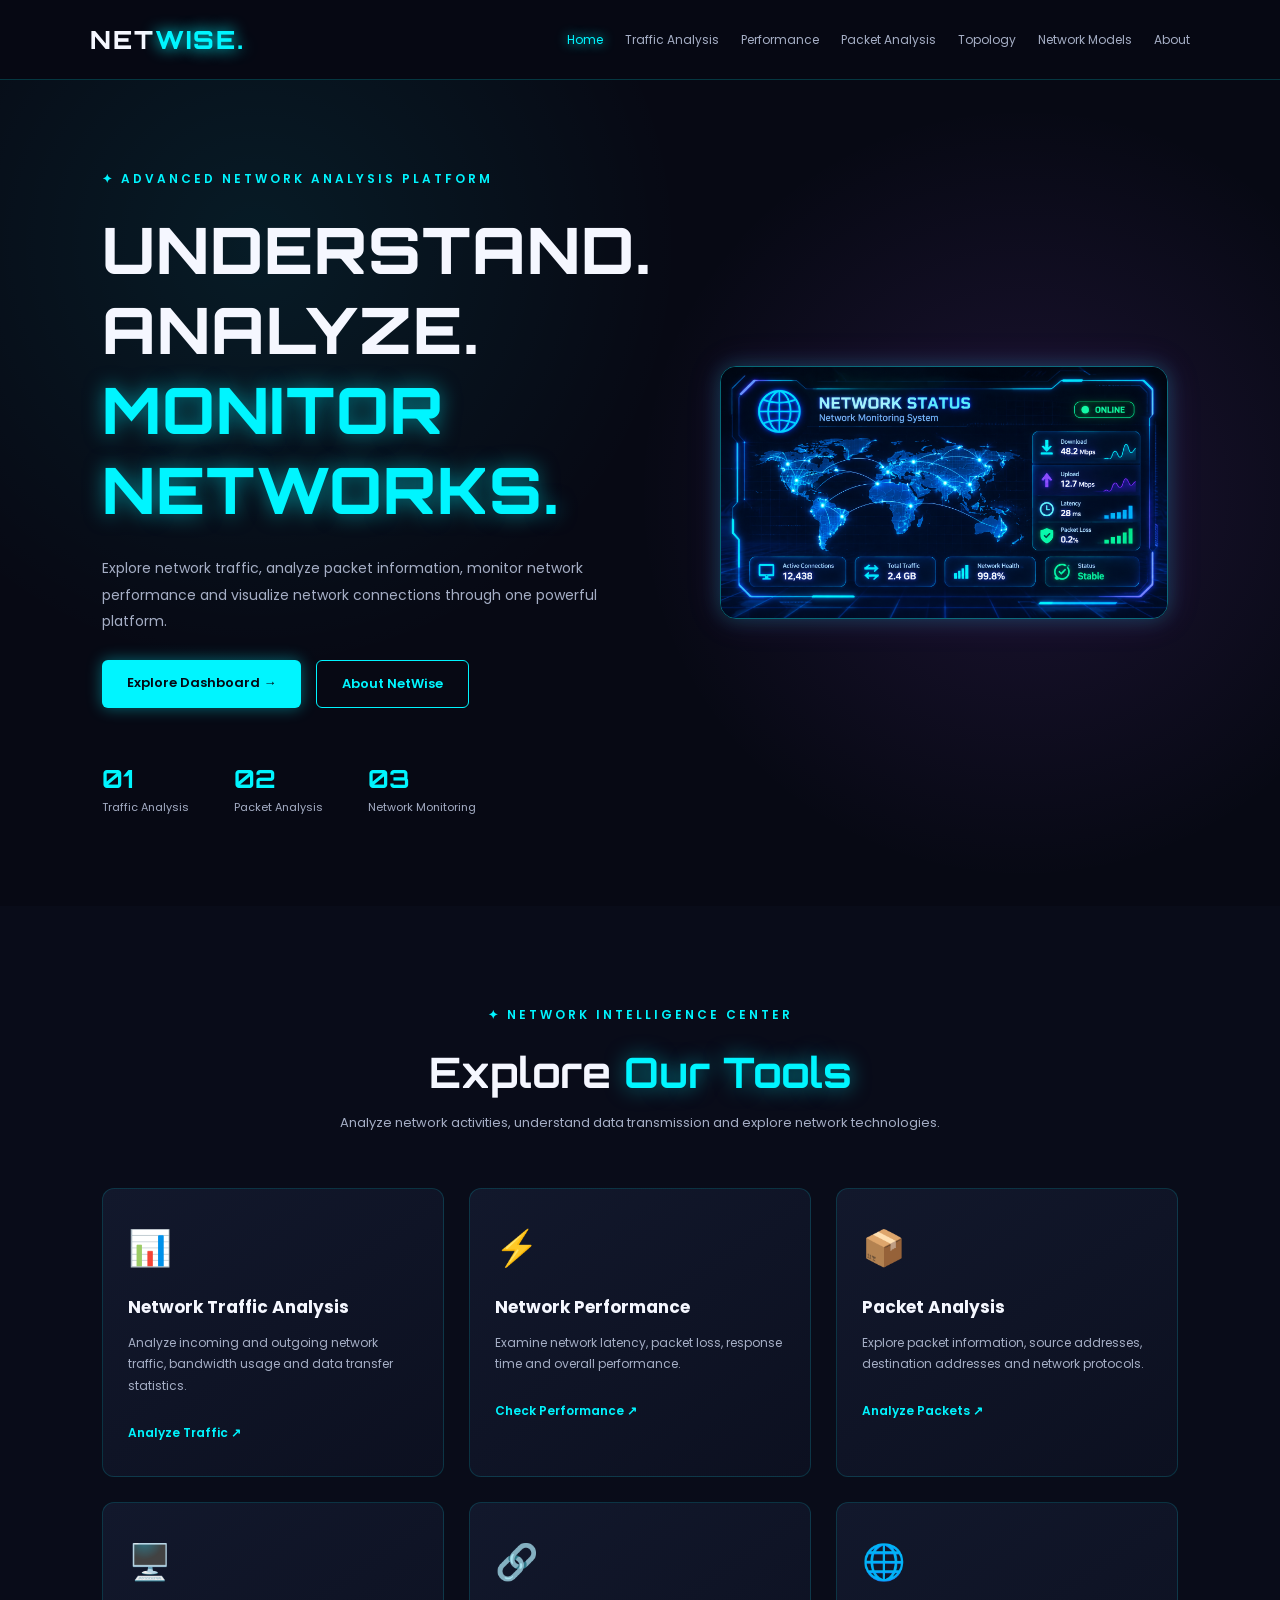
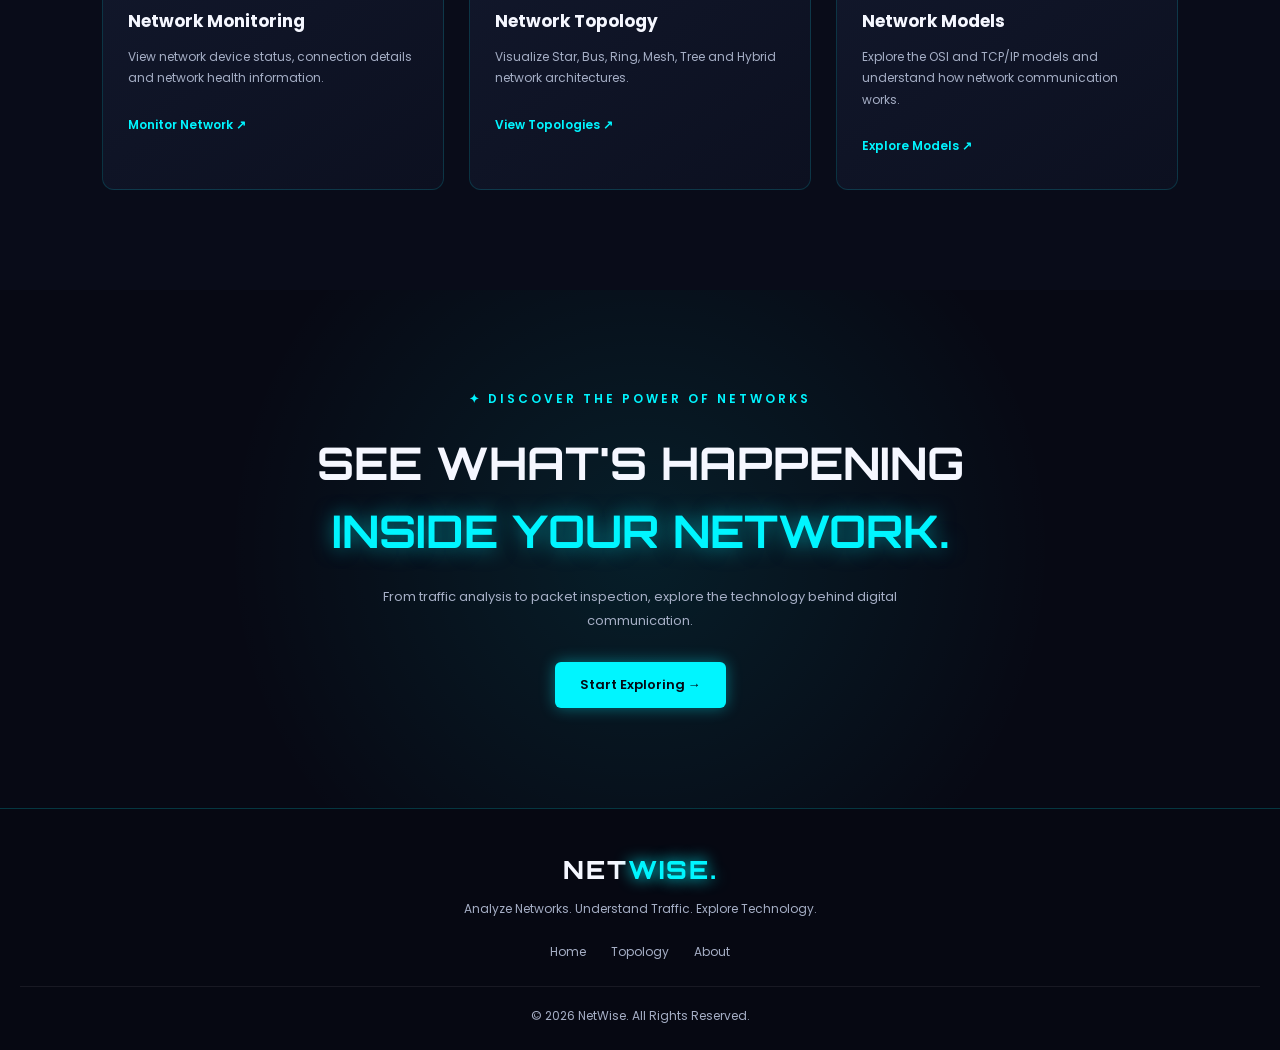
<file: index.html>
<!DOCTYPE html>
<html lang="en">
<head>
    <meta charset="UTF-8">
    <meta name="viewport" content="width=device-width, initial-scale=1.0">

    <title>NetWise | Network Analysis Portal</title>

    <link rel="stylesheet" href="css/style.css">

    <style>
        /* HERO SECTION LAYOUT */

        .hero {
            display: grid !important;
            grid-template-columns: minmax(0, 1.1fr) minmax(0, 0.9fr);
            align-items: center;
            gap: 35px;
            width: 100%;
            box-sizing: border-box;
            overflow: hidden;
        }

        .hero-content {
            min-width: 0;
            width: 100%;
        }

        .hero-visual {
            display: flex;
            align-items: center;
            justify-content: center;
            width: 100%;
            max-width: 100%;
            min-width: 0;
            position: relative;
            box-sizing: border-box;
            padding: 10px;
        }

        /* NETWORK DASHBOARD IMAGE */

        .network-dashboard-image {
            display: block;
            width: 100%;
            max-width: 500px;
            height: auto;
            object-fit: contain;
            border-radius: 16px;
            border: 1px solid rgba(0, 245, 255, 0.4);

            box-shadow:
                0 0 20px rgba(0, 245, 255, 0.2),
                0 0 35px rgba(168, 85, 247, 0.15);

            transition: transform 0.4s ease;
        }

        .network-dashboard-image:hover {
            transform: scale(1.02);
        }

        /* TABLET RESPONSIVE */

        @media (max-width: 900px) {

            .hero {
                grid-template-columns: 1fr;
                text-align: center;
                gap: 30px;
            }

            .hero-content {
                width: 100%;
            }

            .hero-visual {
                justify-content: center;
            }

            .network-dashboard-image {
                max-width: 450px;
            }
        }

        /* MOBILE RESPONSIVE */

        @media (max-width: 768px) {

            .network-dashboard-image {
                max-width: 350px;
            }

            .hero {
                padding-left: 20px;
                padding-right: 20px;
            }
        }
    </style>
</head>

<body>

    <!-- NAVIGATION -->
    <header class="navbar">

        <a href="index.html" class="logo">
            NET<span>WISE.</span>
        </a>

        <nav>
            <a href="index.html" class="active">Home</a>
            <a href="pages/trafficanalysis.html">Traffic Analysis</a>
            <a href="pages/performance.html">Performance</a>
            <a href="pages/packetanalysis.html">Packet Analysis</a>
            <a href="pages/topology.html">Topology</a>
            <a href="pages/osi.html">Network Models</a>
            <a href="pages/about.html">About</a>
        </nav>

    </header>


    <!-- HERO SECTION -->
    <section class="hero">

        <div class="hero-content">

            <p class="hero-tag">
                ✦ ADVANCED NETWORK ANALYSIS PLATFORM
            </p>

            <h1>
                UNDERSTAND.<br>
                ANALYZE.<br>
                <span>MONITOR NETWORKS.</span>
            </h1>

            <p class="hero-description">
                Explore network traffic, analyze packet information,
                monitor network performance and visualize network
                connections through one powerful platform.
            </p>

            <div class="hero-buttons">

                <a href="#dashboard" class="btn-primary">
                    Explore Dashboard →
                </a>

                <a href="pages/about.html" class="btn-secondary">
                    About NetWise
                </a>

            </div>

            <div class="hero-stats">

                <div>
                    <h2>01</h2>
                    <p>Traffic Analysis</p>
                </div>

                <div>
                    <h2>02</h2>
                    <p>Packet Analysis</p>
                </div>

                <div>
                    <h2>03</h2>
                    <p>Network Monitoring</p>
                </div>

            </div>

        </div>


        <!-- NETWORK DASHBOARD IMAGE -->
        <div class="hero-visual">

            <img
                src="images/Futuristic%20Neon%20Network%20Status%20Dashboard.png"
                alt="Futuristic Neon Network Status Dashboard"
                class="network-dashboard-image"
            >

        </div>

    </section>


    <!-- DASHBOARD SECTION -->
    <section class="explore-section" id="dashboard">

        <div class="section-heading">

            <p class="section-tag">
                ✦ NETWORK INTELLIGENCE CENTER
            </p>

            <h2>
                Explore <span>Our Tools</span>
            </h2>

            <p>
                Analyze network activities, understand data
                transmission and explore network technologies.
            </p>

        </div>


        <div class="feature-grid">

            <!-- TRAFFIC ANALYSIS -->
            <div class="feature-card">

                <div class="card-icon">📊</div>

                <h3>Network Traffic Analysis</h3>

                <p>
                    Analyze incoming and outgoing network traffic,
                    bandwidth usage and data transfer statistics.
                </p>

                <a href="pages/trafficanalysis.html">
                    Analyze Traffic ↗
                </a>

            </div>


            <!-- PERFORMANCE -->
            <div class="feature-card">

                <div class="card-icon">⚡</div>

                <h3>Network Performance</h3>

                <p>
                    Examine network latency, packet loss,
                    response time and overall performance.
                </p>

                <a href="pages/performance.html">
                    Check Performance ↗
                </a>

            </div>


            <!-- PACKET ANALYSIS -->
            <div class="feature-card">

                <div class="card-icon">📦</div>

                <h3>Packet Analysis</h3>

                <p>
                    Explore packet information, source addresses,
                    destination addresses and network protocols.
                </p>

                <a href="pages/packetanalysis.html">
                    Analyze Packets ↗
                </a>

            </div>


            <!-- NETWORK MONITORING -->
            <div class="feature-card">

                <div class="card-icon">🖥️</div>

                <h3>Network Monitoring</h3>

                <p>
                    View network device status, connection details
                    and network health information.
                </p>

                <a href="pages/monitoring.html">
                    Monitor Network ↗
                </a>

            </div>


            <!-- TOPOLOGY -->
            <div class="feature-card">

                <div class="card-icon">🔗</div>

                <h3>Network Topology</h3>

                <p>
                    Visualize Star, Bus, Ring, Mesh, Tree and
                    Hybrid network architectures.
                </p>

                <a href="pages/topology.html">
                    View Topologies ↗
                </a>

            </div>


            <!-- NETWORK MODELS -->
            <div class="feature-card">

                <div class="card-icon">🌐</div>

                <h3>Network Models</h3>

                <p>
                    Explore the OSI and TCP/IP models and
                    understand how network communication works.
                </p>

                <a href="pages/osi.html">
                    Explore Models ↗
                </a>

            </div>

        </div>

    </section>


    <!-- CTA SECTION -->
    <section class="cta-section">

        <p class="section-tag">
            ✦ DISCOVER THE POWER OF NETWORKS
        </p>

        <h2>
            SEE WHAT'S HAPPENING<br>
            <span>INSIDE YOUR NETWORK.</span>
        </h2>

        <p>
            From traffic analysis to packet inspection,
            explore the technology behind digital communication.
        </p>

        <a href="pages/trafficanalysis.html" class="btn-primary">
            Start Exploring →
        </a>

    </section>


    <!-- FOOTER -->
    <footer class="footer">

        <div class="footer-logo">
            NET<span>WISE.</span>
        </div>

        <p>
            Analyze Networks. Understand Traffic. Explore Technology.
        </p>

        <div class="footer-links">

            <a href="index.html">Home</a>
            <a href="pages/topology.html">Topology</a>
            <a href="pages/about.html">About</a>

        </div>

        <p class="copyright">
            © 2026 NetWise. All Rights Reserved.
        </p>

    </footer>


    <script src="js/main.js"></script>

</body>
</html>
</file>
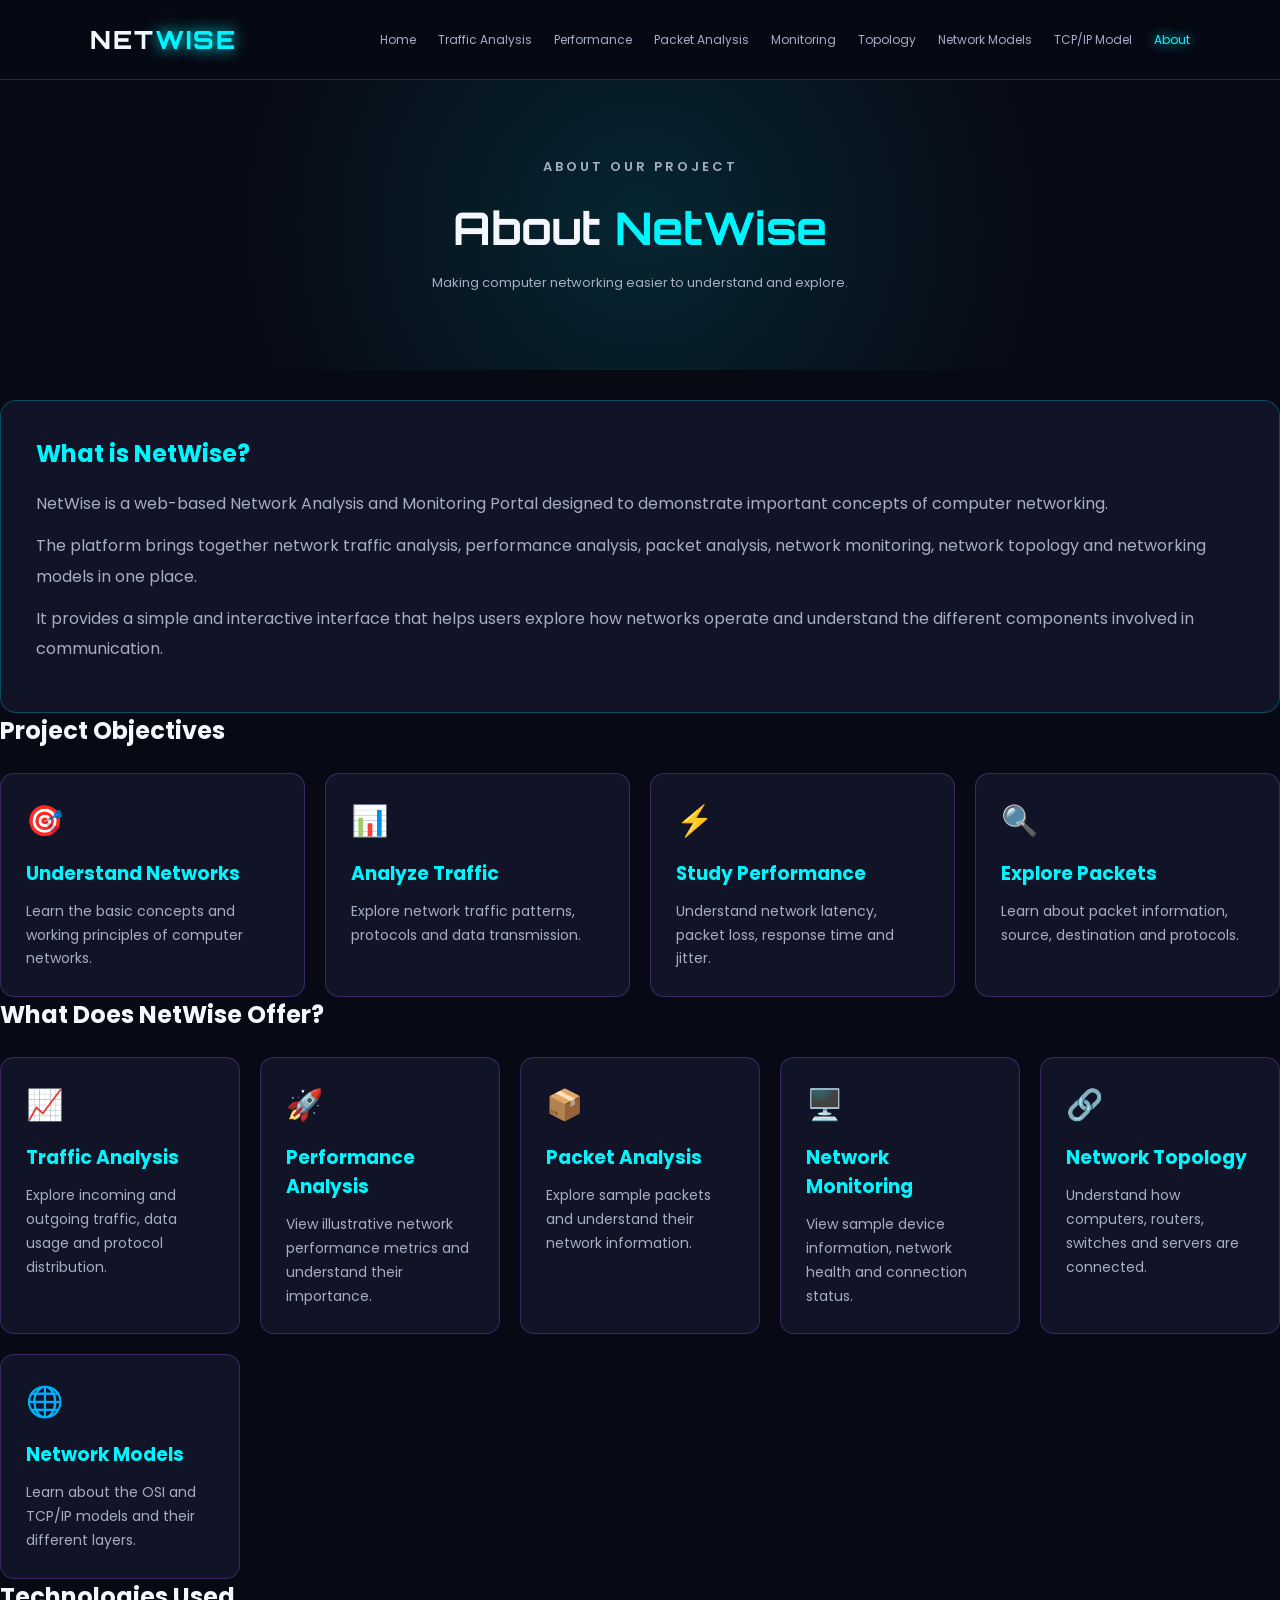
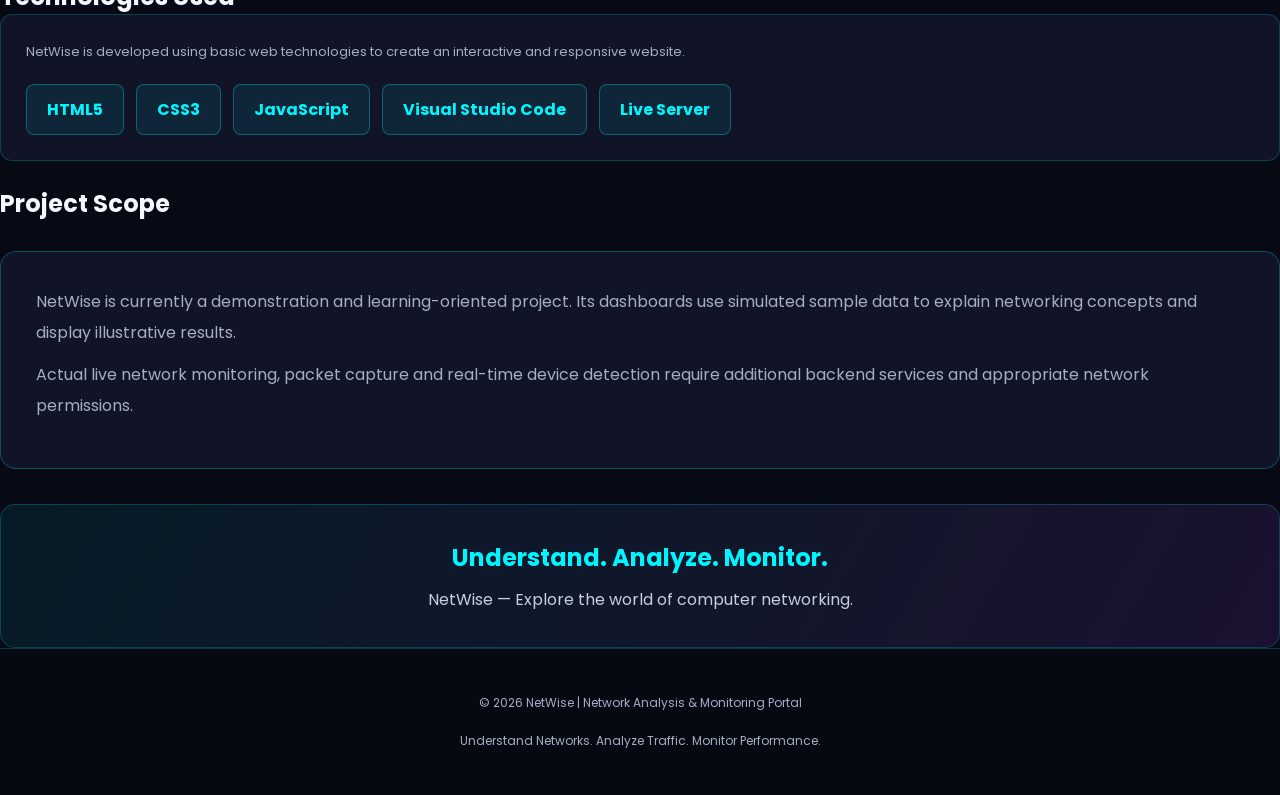
<file: pages/about.html>
<!DOCTYPE html>
<html lang="en">
<head>
    <meta charset="UTF-8">
    <meta name="viewport" content="width=device-width, initial-scale=1.0">
    <title>About NetWise</title>
    <link rel="stylesheet" href="../css/style.css">

    <style>
        .about-intro {
            background: #101426;
            border: 1px solid rgba(0,245,255,0.25);
            border-radius: 16px;
            padding: 35px;
            margin-top: 30px;
        }

        .about-intro h2 {
            color: #00f5ff;
            margin-bottom: 18px;
        }

        .about-intro p {
            color: #a5aec5;
            line-height: 1.9;
            margin-bottom: 12px;
        }

        .about-grid {
            display: grid;
            grid-template-columns: repeat(auto-fit, minmax(220px, 1fr));
            gap: 20px;
            margin-top: 25px;
        }

        .about-card {
            background: #101426;
            border: 1px solid rgba(168,85,247,0.3);
            border-radius: 14px;
            padding: 25px;
            transition: 0.3s;
        }

        .about-card:hover {
            transform: translateY(-5px);
            border-color: #00f5ff;
            box-shadow: 0 0 18px rgba(0,245,255,0.12);
        }

        .about-icon {
            font-size: 30px;
            margin-bottom: 15px;
        }

        .about-card h3 {
            color: #00f5ff;
            margin-bottom: 12px;
        }

        .about-card p {
            color: #a5aec5;
            line-height: 1.7;
            font-size: 14px;
        }

        .tech-list {
            display: flex;
            flex-wrap: wrap;
            gap: 12px;
            margin-top: 20px;
        }

        .tech-item {
            padding: 12px 20px;
            background: rgba(0,245,255,0.08);
            border: 1px solid rgba(0,245,255,0.3);
            border-radius: 8px;
            color: #00f5ff;
            font-weight: bold;
        }

        .about-quote {
            text-align: center;
            padding: 35px 20px;
            margin-top: 35px;
            background: linear-gradient(
                120deg,
                rgba(0,245,255,0.08),
                rgba(168,85,247,0.12)
            );
            border: 1px solid rgba(0,245,255,0.2);
            border-radius: 15px;
        }

        .about-quote h2 {
            color: #00f5ff;
            margin-bottom: 12px;
        }

        .about-quote p {
            color: #c5cee2;
        }
    </style>
</head>

<body>

<header class="navbar">
    <div class="logo">NET<span>WISE</span></div>

    <nav>
        <a href="../index.html">Home</a>
        <a href="trafficanalysis.html">Traffic Analysis</a>
        <a href="performance.html">Performance</a>
        <a href="packetanalysis.html">Packet Analysis</a>
        <a href="monitoring.html">Monitoring</a>
        <a href="topology.html">Topology</a>
        <a href="osi.html">Network Models</a>
        <a href="tcpip.html">TCP/IP Model</a>
        <a href="about.html" class="active">About</a>
    </nav>
</header>

<main class="page-container">

    <section class="page-header">
        <p class="section-tag">ABOUT OUR PROJECT</p>
        <h1>About <span>NetWise</span></h1>
        <p>Making computer networking easier to understand and explore.</p>
    </section>

    <!-- PROJECT INTRODUCTION -->

    <section class="about-intro">
        <h2>What is NetWise?</h2>

        <p>
            NetWise is a web-based Network Analysis and Monitoring Portal
            designed to demonstrate important concepts of computer networking.
        </p>

        <p>
            The platform brings together network traffic analysis,
            performance analysis, packet analysis, network monitoring,
            network topology and networking models in one place.
        </p>

        <p>
            It provides a simple and interactive interface that helps
            users explore how networks operate and understand the
            different components involved in communication.
        </p>
    </section>

    <!-- OBJECTIVES -->

    <section class="model-section">
        <h2>Project Objectives</h2>

        <div class="about-grid">

            <div class="about-card">
                <div class="about-icon">🎯</div>
                <h3>Understand Networks</h3>
                <p>
                    Learn the basic concepts and working principles
                    of computer networks.
                </p>
            </div>

            <div class="about-card">
                <div class="about-icon">📊</div>
                <h3>Analyze Traffic</h3>
                <p>
                    Explore network traffic patterns, protocols
                    and data transmission.
                </p>
            </div>

            <div class="about-card">
                <div class="about-icon">⚡</div>
                <h3>Study Performance</h3>
                <p>
                    Understand network latency, packet loss,
                    response time and jitter.
                </p>
            </div>

            <div class="about-card">
                <div class="about-icon">🔍</div>
                <h3>Explore Packets</h3>
                <p>
                    Learn about packet information, source,
                    destination and protocols.
                </p>
            </div>

        </div>
    </section>

    <!-- FEATURES -->

    <section class="model-section">
        <h2>What Does NetWise Offer?</h2>

        <div class="about-grid">

            <div class="about-card">
                <div class="about-icon">📈</div>
                <h3>Traffic Analysis</h3>
                <p>
                    Explore incoming and outgoing traffic,
                    data usage and protocol distribution.
                </p>
            </div>

            <div class="about-card">
                <div class="about-icon">🚀</div>
                <h3>Performance Analysis</h3>
                <p>
                    View illustrative network performance
                    metrics and understand their importance.
                </p>
            </div>

            <div class="about-card">
                <div class="about-icon">📦</div>
                <h3>Packet Analysis</h3>
                <p>
                    Explore sample packets and understand
                    their network information.
                </p>
            </div>

            <div class="about-card">
                <div class="about-icon">🖥️</div>
                <h3>Network Monitoring</h3>
                <p>
                    View sample device information,
                    network health and connection status.
                </p>
            </div>

            <div class="about-card">
                <div class="about-icon">🔗</div>
                <h3>Network Topology</h3>
                <p>
                    Understand how computers, routers,
                    switches and servers are connected.
                </p>
            </div>

            <div class="about-card">
                <div class="about-icon">🌐</div>
                <h3>Network Models</h3>
                <p>
                    Learn about the OSI and TCP/IP models
                    and their different layers.
                </p>
            </div>

        </div>
    </section>

    <!-- TECHNOLOGIES -->

    <section class="model-section">
        <h2>Technologies Used</h2>

        <div class="content-card">
            <p>
                NetWise is developed using basic web technologies
                to create an interactive and responsive website.
            </p>

            <div class="tech-list">
                <div class="tech-item">HTML5</div>
                <div class="tech-item">CSS3</div>
                <div class="tech-item">JavaScript</div>
                <div class="tech-item">Visual Studio Code</div>
                <div class="tech-item">Live Server</div>
            </div>
        </div>
    </section>

    <!-- PROJECT SCOPE -->

    <section class="model-section">
        <h2>Project Scope</h2>

        <div class="about-intro">
            <p>
                NetWise is currently a demonstration and learning-oriented
                project. Its dashboards use simulated sample data to explain
                networking concepts and display illustrative results.
            </p>

            <p>
                Actual live network monitoring, packet capture and
                real-time device detection require additional backend
                services and appropriate network permissions.
            </p>
        </div>
    </section>

    <section class="about-quote">
        <h2>Understand. Analyze. Monitor.</h2>
        <p>NetWise — Explore the world of computer networking.</p>
    </section>

</main>

<footer class="footer">
    <p>© 2026 NetWise | Network Analysis & Monitoring Portal</p>
    <p>Understand Networks. Analyze Traffic. Monitor Performance.</p>
</footer>

<script src="../js/main.js"></script>

</body>
</html>
</file>
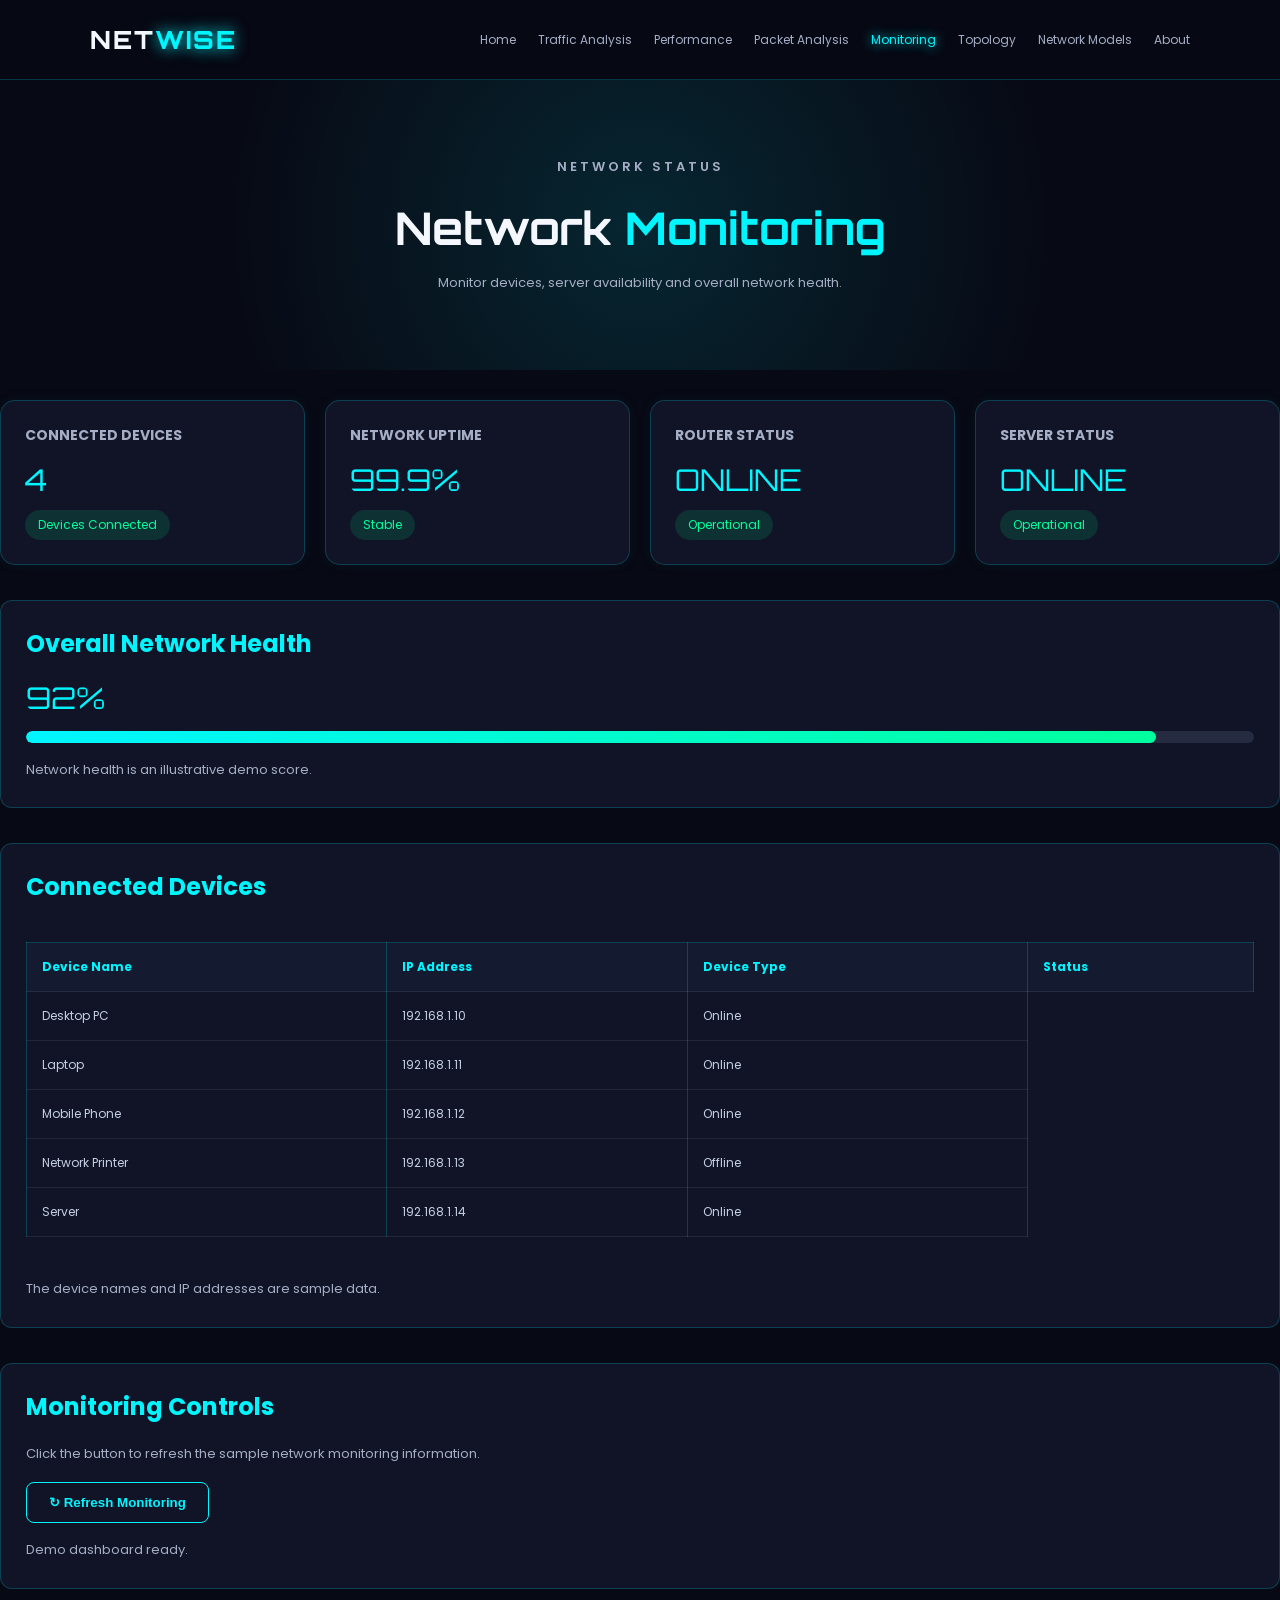
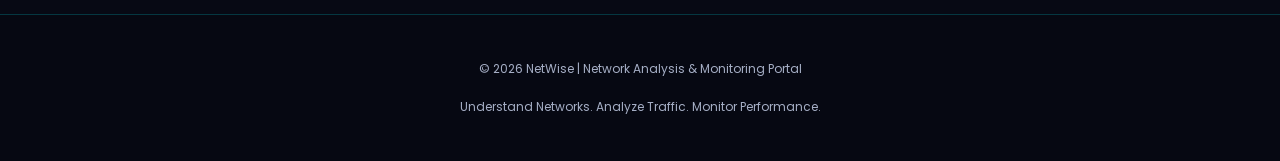
<file: pages/monitoring.html>
<!DOCTYPE html>
<html lang="en">
<head>
    <meta charset="UTF-8">
    <meta name="viewport" content="width=device-width, initial-scale=1.0">
    <title>Network Monitoring | NetWise</title>
    <link rel="stylesheet" href="../css/style.css">

    <style>
        .monitor-grid {
            display: grid;
            grid-template-columns: repeat(auto-fit, minmax(210px, 1fr));
            gap: 20px;
            margin: 30px 0;
        }

        .monitor-card {
            background: #101426;
            border: 1px solid rgba(0,245,255,0.2);
            border-radius: 15px;
            padding: 24px;
            box-shadow: 0 0 15px rgba(0,245,255,0.05);
        }

        .monitor-card h3 {
            color: #a5aec5;
            font-size: 14px;
            margin-bottom: 15px;
        }

        .monitor-value {
            font-size: 30px;
            color: #00f5ff;
            font-family: 'Orbitron', sans-serif;
        }

        .monitor-status {
            display: inline-block;
            padding: 6px 13px;
            border-radius: 20px;
            background: rgba(0,255,150,0.12);
            color: #00ff9d;
            font-size: 12px;
            margin-top: 12px;
        }

        .device-table {
            width: 100%;
            border-collapse: collapse;
            margin-top: 20px;
            min-width: 550px;
        }

        .device-table th,
        .device-table td {
            padding: 15px;
            text-align: left;
            border-bottom: 1px solid rgba(255,255,255,0.08);
        }

        .device-table th {
            color: #00f5ff;
        }

        .device-table td {
            color: #c5cee2;
        }

        .online {
            color: #00ff9d;
        }

        .offline {
            color: #ff5577;
        }

        .monitor-section {
            margin-top: 35px;
        }

        .monitor-section h2 {
            margin-bottom: 18px;
        }

        .health-bar {
            width: 100%;
            height: 12px;
            background: #252b40;
            border-radius: 20px;
            overflow: hidden;
            margin-top: 15px;
        }

        .health-fill {
            height: 100%;
            width: 92%;
            background: linear-gradient(90deg, #00f5ff, #00ff9d);
            border-radius: 20px;
            transition: width 0.4s;
        }

        .refresh-btn {
            padding: 12px 22px;
            border: 1px solid #00f5ff;
            background: transparent;
            color: #00f5ff;
            border-radius: 8px;
            cursor: pointer;
            font-weight: bold;
            margin-top: 15px;
        }

        .refresh-btn:hover {
            background: #00f5ff;
            color: #070914;
            box-shadow: 0 0 15px #00f5ff;
        }

        .table-scroll {
            overflow-x: auto;
        }

        .demo-note {
            color: #a5aec5;
            font-size: 13px;
            margin-top: 15px;
        }
    </style>
</head>

<body>

<header class="navbar">
    <div class="logo">NET<span>WISE</span></div>

    <nav>
        <a href="../index.html">Home</a>
        <a href="trafficanalysis.html">Traffic Analysis</a>
        <a href="performance.html">Performance</a>
        <a href="packetanalysis.html">Packet Analysis</a>
        <a href="monitoring.html" class="active">Monitoring</a>
        <a href="topology.html">Topology</a>
        <a href="osi.html">Network Models</a>
        <a href="about.html">About</a>
    </nav>
</header>

<main class="page-container">

    <section class="page-header">
        <p class="section-tag">NETWORK STATUS</p>
        <h1>Network <span>Monitoring</span></h1>
        <p>Monitor devices, server availability and overall network health.</p>
    </section>

    <section class="monitor-grid">

        <div class="monitor-card">
            <h3>CONNECTED DEVICES</h3>
            <div class="monitor-value" id="devices">12</div>
            <span class="monitor-status">Devices Connected</span>
        </div>

        <div class="monitor-card">
            <h3>NETWORK UPTIME</h3>
            <div class="monitor-value" id="uptime">99.8%</div>
            <span class="monitor-status">Stable</span>
        </div>

        <div class="monitor-card">
            <h3>ROUTER STATUS</h3>
            <div class="monitor-value" id="router">ONLINE</div>
            <span class="monitor-status">Operational</span>
        </div>

        <div class="monitor-card">
            <h3>SERVER STATUS</h3>
            <div class="monitor-value" id="server">ONLINE</div>
            <span class="monitor-status">Operational</span>
        </div>

    </section>

    <section class="monitor-section">
        <div class="content-card">
            <h2>Overall Network Health</h2>

            <div class="monitor-value" id="health">92%</div>

            <div class="health-bar">
                <div class="health-fill" id="healthFill"></div>
            </div>

            <p class="demo-note">
                Network health is an illustrative demo score.
            </p>
        </div>
    </section>

    <section class="monitor-section">
        <div class="content-card">
            <h2>Connected Devices</h2>

            <div class="table-scroll">
                <table class="device-table">
                    <thead>
                        <tr>
                            <th>Device Name</th>
                            <th>IP Address</th>
                            <th>Device Type</th>
                            <th>Status</th>
                        </tr>
                    </thead>

                    <tbody id="deviceTable">
                        <tr>
                            <td>Router</td>
                            <td>192.168.1.1</td>
                            <td>Network Device</td>
                            <td class="online">Online</td>
                        </tr>

                        <tr>
                            <td>Desktop PC</td>
                            <td>192.168.1.2</td>
                            <td>Computer</td>
                            <td class="online">Online</td>
                        </tr>

                        <tr>
                            <td>Laptop</td>
                            <td>192.168.1.3</td>
                            <td>Computer</td>
                            <td class="online">Online</td>
                        </tr>

                        <tr>
                            <td>Printer</td>
                            <td>192.168.1.4</td>
                            <td>Printer</td>
                            <td class="offline">Offline</td>
                        </tr>

                        <tr>
                            <td>Web Server</td>
                            <td>192.168.1.5</td>
                            <td>Server</td>
                            <td class="online">Online</td>
                        </tr>
                    </tbody>
                </table>
            </div>

            <p class="demo-note">
                The device names and IP addresses are sample data.
            </p>
        </div>
    </section>

    <section class="monitor-section">
        <div class="content-card">
            <h2>Monitoring Controls</h2>

            <p>
                Click the button to refresh the sample network monitoring
                information.
            </p>

            <button class="refresh-btn" onclick="refreshMonitoring()">
                ↻ Refresh Monitoring
            </button>

            <p class="demo-note" id="lastUpdated">
                Demo dashboard ready.
            </p>
        </div>
    </section>

</main>

<footer class="footer">
    <p>© 2026 NetWise | Network Analysis & Monitoring Portal</p>
    <p>Understand Networks. Analyze Traffic. Monitor Performance.</p>
</footer>

<script src="../js/main.js"></script>

<script>
    function refreshMonitoring() {

        const devices = Math.floor(Math.random() * 8) + 8;
        const uptime = (99 + Math.random()).toFixed(2);
        const health = Math.floor(Math.random() * 16) + 84;

        document.getElementById("devices").textContent = devices;
        document.getElementById("uptime").textContent = uptime + "%";
        document.getElementById("health").textContent = health + "%";

        document.getElementById("healthFill").style.width =
            health + "%";

        document.getElementById("router").textContent = "ONLINE";
        document.getElementById("server").textContent = "ONLINE";

        document.getElementById("lastUpdated").textContent =
            "Last refreshed: " + new Date().toLocaleTimeString();

    }
</script>
    <script src="../js/monitoring.js"></script>
</body>
</html>
</file>
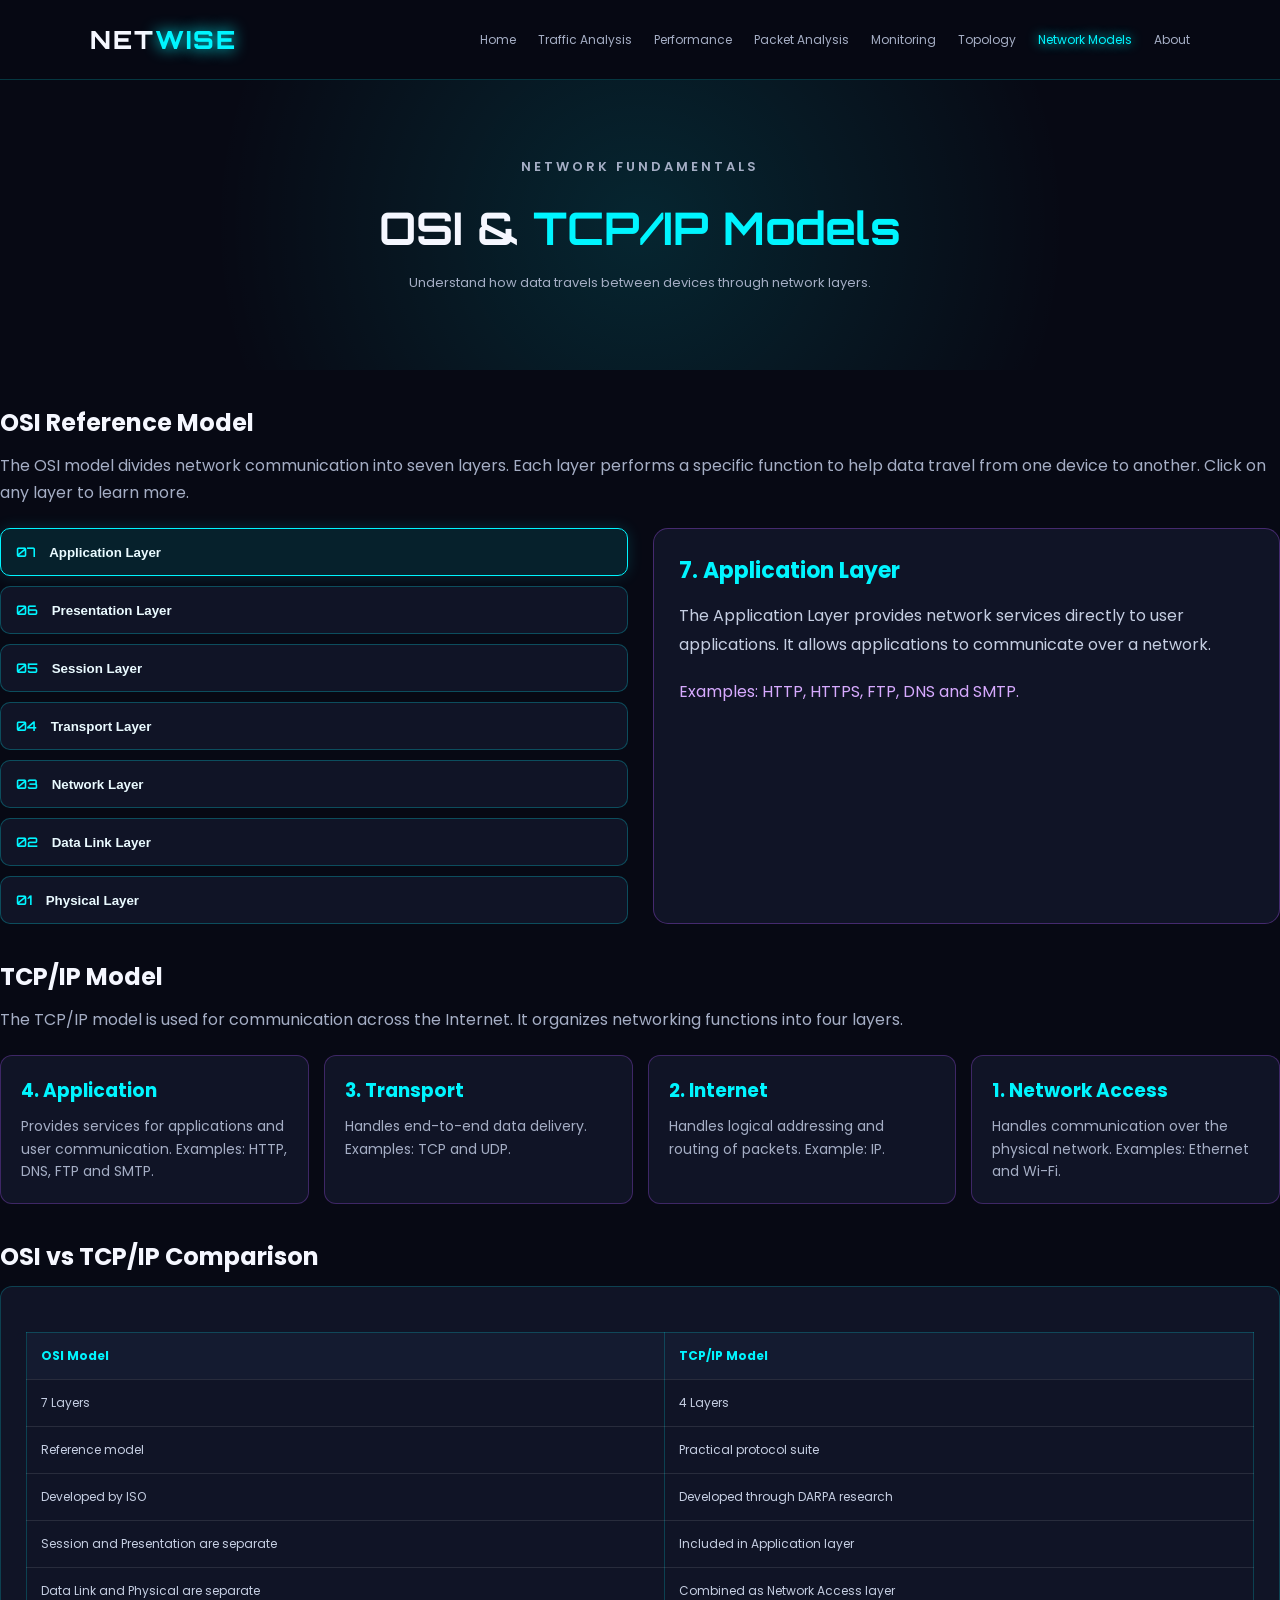
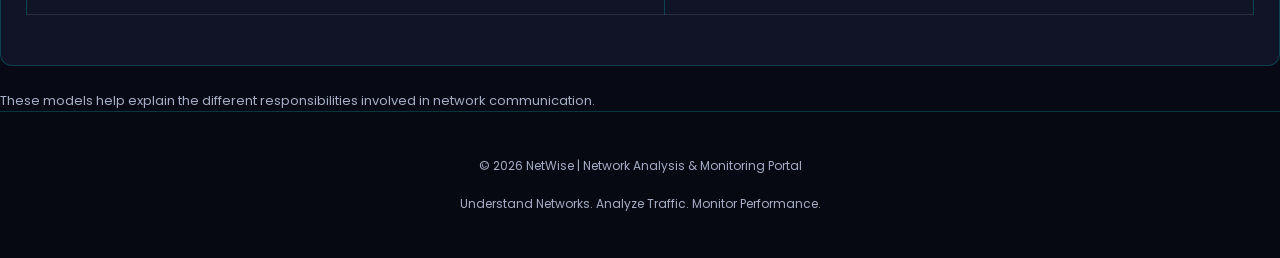
<file: pages/osi.html>
<!DOCTYPE html>
<html lang="en">
<head>
    <meta charset="UTF-8">
    <meta name="viewport" content="width=device-width, initial-scale=1.0">
    <title>Network Models | NetWise</title>
    <link rel="stylesheet" href="../css/style.css">

    <style>
        .model-section {
            margin-top: 35px;
        }

        .model-section h2 {
            margin-bottom: 12px;
        }

        .model-intro {
            color: #a5aec5;
            line-height: 1.7;
            margin-bottom: 22px;
        }

        .osi-container {
            display: grid;
            grid-template-columns: repeat(auto-fit, minmax(250px, 1fr));
            gap: 25px;
        }

        .layer-list {
            display: flex;
            flex-direction: column;
            gap: 10px;
        }

        .layer {
            padding: 15px;
            border: 1px solid rgba(0,245,255,0.25);
            border-radius: 10px;
            background: #101426;
            color: #eafaff;
            cursor: pointer;
            text-align: left;
            transition: 0.3s;
        }

        .layer:hover,
        .layer.active {
            border-color: #00f5ff;
            background: rgba(0,245,255,0.1);
            box-shadow: 0 0 15px rgba(0,245,255,0.15);
        }

        .layer-number {
            color: #00f5ff;
            font-family: 'Orbitron', sans-serif;
            margin-right: 10px;
        }

        .layer-detail {
            background: #101426;
            border: 1px solid rgba(168,85,247,0.35);
            border-radius: 15px;
            padding: 25px;
            min-height: 220px;
        }

        .layer-detail h3 {
            color: #00f5ff;
            font-size: 22px;
            margin-bottom: 15px;
        }

        .layer-detail p {
            color: #c5cee2;
            line-height: 1.8;
        }

        .layer-detail .example {
            color: #d7aaff;
            margin-top: 18px;
        }

        .tcp-grid {
            display: grid;
            grid-template-columns: repeat(auto-fit, minmax(180px, 1fr));
            gap: 15px;
            margin-top: 20px;
        }

        .tcp-card {
            background: #101426;
            border: 1px solid rgba(168,85,247,0.3);
            border-radius: 12px;
            padding: 20px;
        }

        .tcp-card h3 {
            color: #00f5ff;
            margin-bottom: 10px;
        }

        .tcp-card p {
            color: #a5aec5;
            line-height: 1.6;
            font-size: 14px;
        }

        .comparison-table {
            width: 100%;
            border-collapse: collapse;
            margin-top: 20px;
            min-width: 500px;
        }

        .comparison-table th,
        .comparison-table td {
            padding: 14px;
            text-align: left;
            border-bottom: 1px solid rgba(255,255,255,0.1);
        }

        .comparison-table th {
            color: #00f5ff;
        }

        .comparison-table td {
            color: #c5cee2;
        }

        .table-scroll {
            overflow-x: auto;
        }

        .model-note {
            color: #a5aec5;
            font-size: 13px;
            margin-top: 15px;
        }
    </style>
</head>

<body>

<header class="navbar">
    <div class="logo">NET<span>WISE</span></div>

    <nav class="nav-links">
        <a href="../index.html">Home</a>
        <a href="trafficanalysis.html">Traffic Analysis</a>
        <a href="performance.html">Performance</a>
        <a href="packetanalysis.html">Packet Analysis</a>
        <a href="monitoring.html">Monitoring</a>
        <a href="topology.html">Topology</a>
        <a href="osi.html" class="active">Network Models</a>
        <a href="about.html">About</a>
    </nav>
</header>

<main class="page-container">

    <section class="page-header">
        <p class="section-tag">NETWORK FUNDAMENTALS</p>
        <h1>OSI & <span>TCP/IP Models</span></h1>
        <p>Understand how data travels between devices through network layers.</p>
    </section>

    <!-- OSI MODEL -->

    <section class="model-section">
        <h2>OSI Reference Model</h2>

        <p class="model-intro">
            The OSI model divides network communication into seven layers.
            Each layer performs a specific function to help data travel
            from one device to another.
            Click on any layer to learn more.
        </p>

        <div class="osi-container">

            <div class="layer-list">

                <button class="layer active" onclick="showLayer(7)">
                    <span class="layer-number">07</span> Application Layer
                </button>

                <button class="layer" onclick="showLayer(6)">
                    <span class="layer-number">06</span> Presentation Layer
                </button>

                <button class="layer" onclick="showLayer(5)">
                    <span class="layer-number">05</span> Session Layer
                </button>

                <button class="layer" onclick="showLayer(4)">
                    <span class="layer-number">04</span> Transport Layer
                </button>

                <button class="layer" onclick="showLayer(3)">
                    <span class="layer-number">03</span> Network Layer
                </button>

                <button class="layer" onclick="showLayer(2)">
                    <span class="layer-number">02</span> Data Link Layer
                </button>

                <button class="layer" onclick="showLayer(1)">
                    <span class="layer-number">01</span> Physical Layer
                </button>

            </div>

            <div class="layer-detail" id="layerDetail">
                <h3>7. Application Layer</h3>

                <p>
                    The Application Layer provides network services
                    directly to user applications. It allows applications
                    to communicate over a network.
                </p>

                <p class="example">
                    Examples: HTTP, HTTPS, FTP, DNS and SMTP.
                </p>
            </div>

        </div>
    </section>

    <!-- TCP/IP MODEL -->

    <section class="model-section">
        <h2>TCP/IP Model</h2>

        <p class="model-intro">
            The TCP/IP model is used for communication across the Internet.
            It organizes networking functions into four layers.
        </p>

        <div class="tcp-grid">

            <div class="tcp-card">
                <h3>4. Application</h3>
                <p>
                    Provides services for applications and user communication.
                    Examples: HTTP, DNS, FTP and SMTP.
                </p>
            </div>

            <div class="tcp-card">
                <h3>3. Transport</h3>
                <p>
                    Handles end-to-end data delivery.
                    Examples: TCP and UDP.
                </p>
            </div>

            <div class="tcp-card">
                <h3>2. Internet</h3>
                <p>
                    Handles logical addressing and routing of packets.
                    Example: IP.
                </p>
            </div>

            <div class="tcp-card">
                <h3>1. Network Access</h3>
                <p>
                    Handles communication over the physical network.
                    Examples: Ethernet and Wi-Fi.
                </p>
            </div>

        </div>
    </section>

    <!-- COMPARISON -->

    <section class="model-section">
        <h2>OSI vs TCP/IP Comparison</h2>

        <div class="content-card table-scroll">

            <table class="comparison-table">
                <thead>
                    <tr>
                        <th>OSI Model</th>
                        <th>TCP/IP Model</th>
                    </tr>
                </thead>

                <tbody>
                    <tr>
                        <td>7 Layers</td>
                        <td>4 Layers</td>
                    </tr>

                    <tr>
                        <td>Reference model</td>
                        <td>Practical protocol suite</td>
                    </tr>

                    <tr>
                        <td>Developed by ISO</td>
                        <td>Developed through DARPA research</td>
                    </tr>

                    <tr>
                        <td>Session and Presentation are separate</td>
                        <td>Included in Application layer</td>
                    </tr>

                    <tr>
                        <td>Data Link and Physical are separate</td>
                        <td>Combined as Network Access layer</td>
                    </tr>
                </tbody>
            </table>

        </div>

        <p class="model-note">
            These models help explain the different responsibilities
            involved in network communication.
        </p>
    </section>

</main>

<footer class="footer">
    <p>© 2026 NetWise | Network Analysis & Monitoring Portal</p>
    <p>Understand Networks. Analyze Traffic. Monitor Performance.</p>
</footer>

<script src="../js/main.js"></script>

<script>
    const layerInformation = {
        7: {
            name: "Application Layer",
            description:
                "Provides network services directly to user applications. It allows software such as browsers and email clients to communicate over a network.",
            example: "Examples: HTTP, HTTPS, FTP, DNS and SMTP."
        },

        6: {
            name: "Presentation Layer",
            description:
                "Translates data into a suitable format. It also handles data encryption, decryption and compression.",
            example: "Examples: Data encoding, encryption and JPEG formatting."
        },

        5: {
            name: "Session Layer",
            description:
                "Establishes, manages and terminates communication sessions between applications.",
            example: "Example: Managing a communication session between two computers."
        },

        4: {
            name: "Transport Layer",
            description:
                "Provides end-to-end communication, segmentation, flow control and error recovery.",
            example: "Examples: TCP and UDP."
        },

        3: {
            name: "Network Layer",
            description:
                "Handles logical addressing and routing. It helps packets travel between different networks.",
            example: "Examples: IP and routers."
        },

        2: {
            name: "Data Link Layer",
            description:
                "Transfers data frames between directly connected devices. It uses MAC addresses for local delivery.",
            example: "Examples: Ethernet, switches and MAC addresses."
        },

        1: {
            name: "Physical Layer",
            description:
                "Transmits raw bits through physical transmission media such as cables, radio signals and fiber optics.",
            example: "Examples: Network cables, hubs and fiber optics."
        }
    };

    function showLayer(number) {
        const layer = layerInformation[number];

        document.getElementById("layerDetail").innerHTML = `
            <h3>${number}. ${layer.name}</h3>
            <p>${layer.description}</p>
            <p class="example">${layer.example}</p>
        `;

        const buttons = document.querySelectorAll(".layer");

        buttons.forEach(button => {
            button.classList.remove("active");
        });

        buttons[7 - number].classList.add("active");
    }
</script>

</body>
</html>
</file>
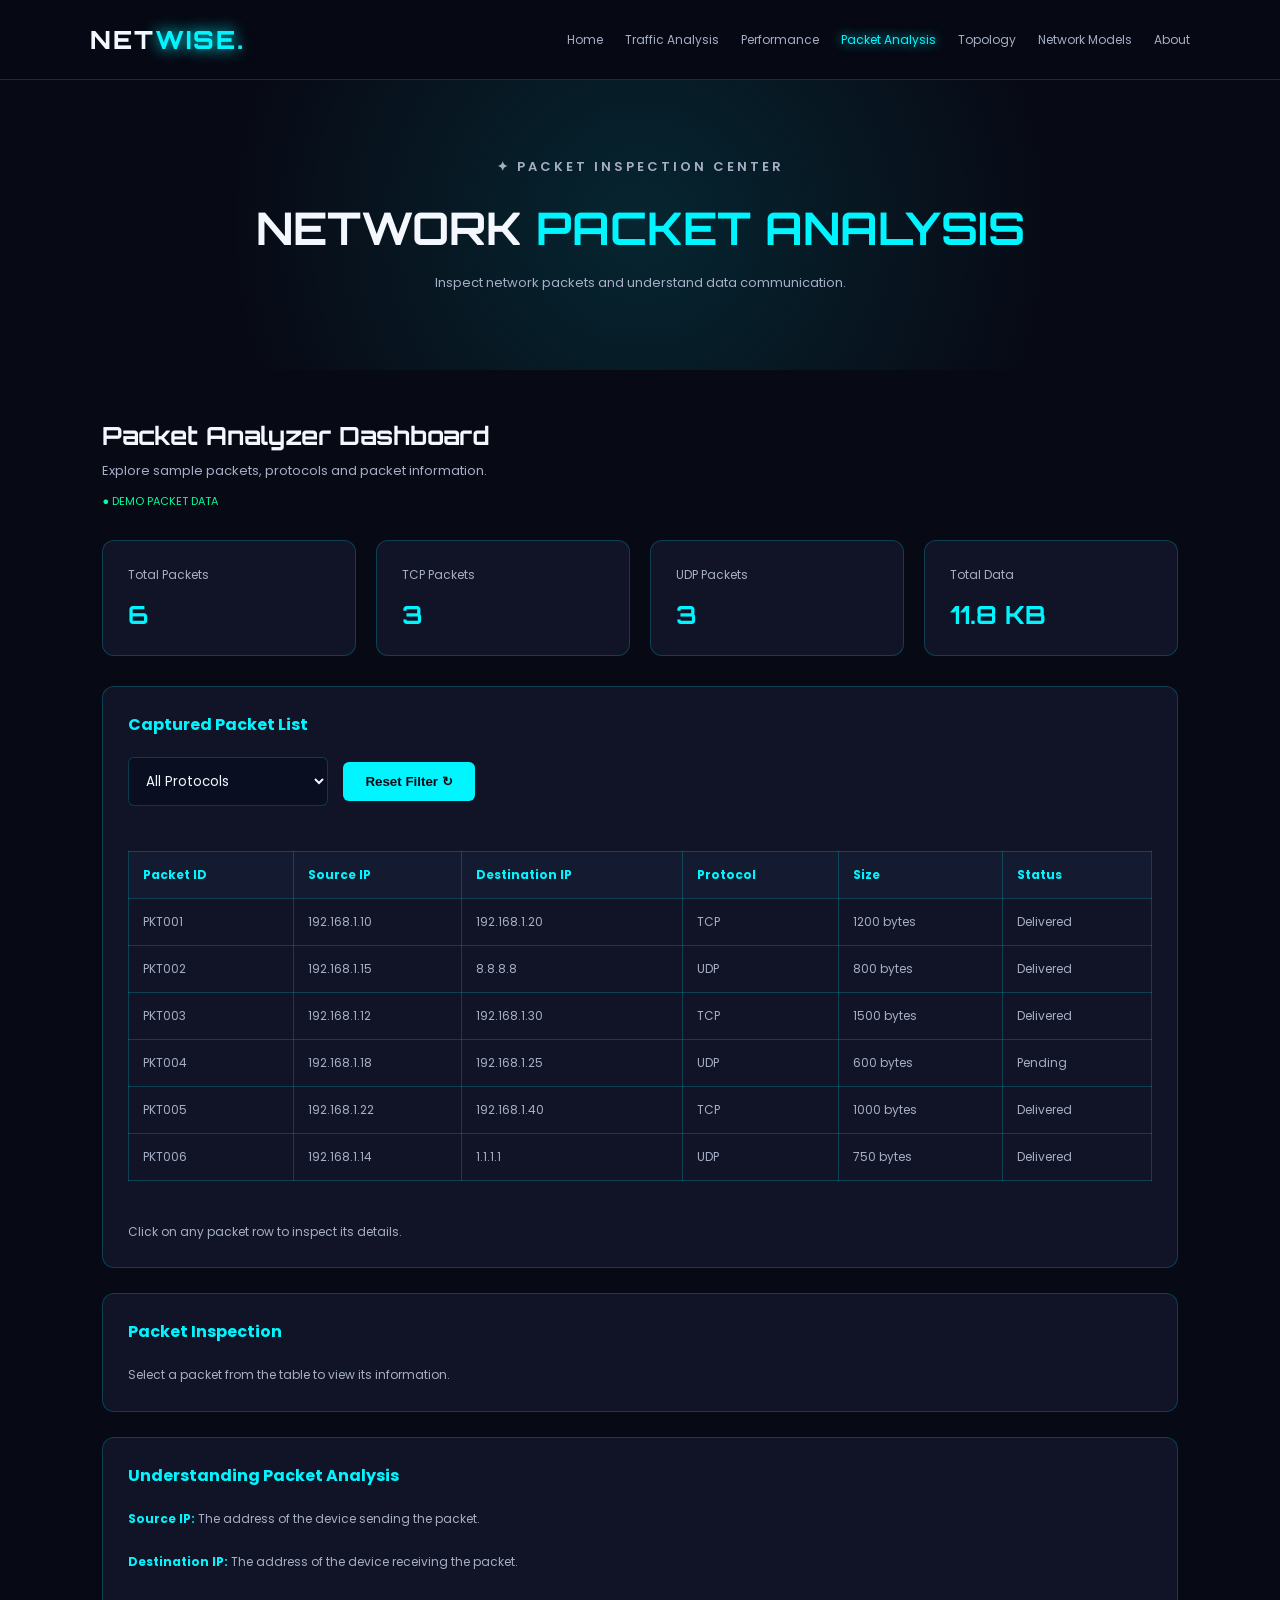
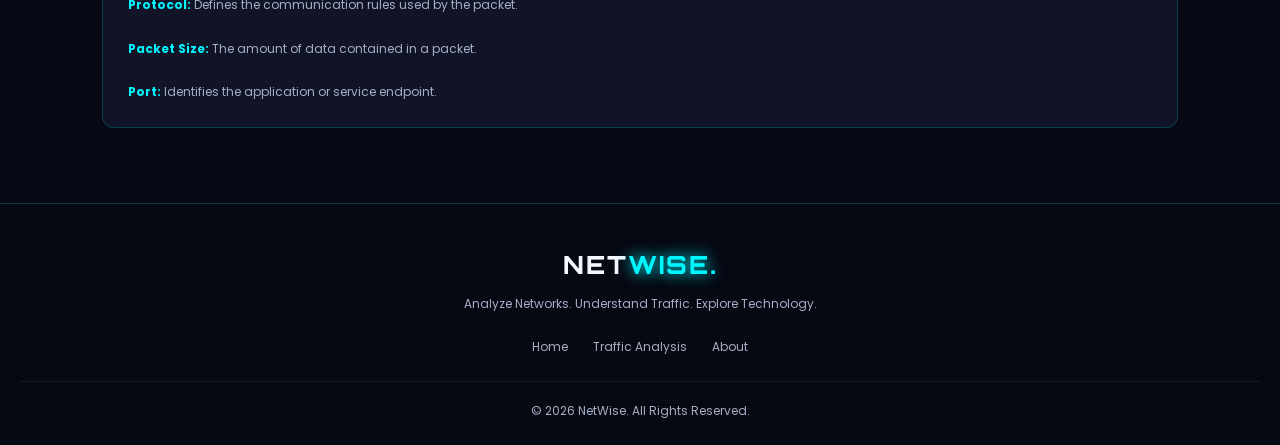
<file: pages/packetanalysis.html>
<!DOCTYPE html>
<html lang="en">
<head>
    <meta charset="UTF-8">
    <meta name="viewport" content="width=device-width, initial-scale=1.0">

    <title>Packet Analysis | NetWise</title>

    <link rel="stylesheet" href="../css/style.css">

    <style>
        .packet-dashboard {
            padding: 50px 8%;
        }

        .packet-heading {
            margin-bottom: 30px;
        }

        .packet-heading h2 {
            font-family: 'Orbitron', sans-serif;
            font-size: 25px;
            margin-bottom: 10px;
        }

        .packet-heading p {
            color: #a5aec5;
            font-size: 13px;
        }

        .packet-stats {
            display: grid;
            grid-template-columns: repeat(4, 1fr);
            gap: 20px;
            margin-bottom: 30px;
        }

        .packet-stat {
            background: #101426;
            border: 1px solid rgba(0,245,255,0.2);
            border-radius: 12px;
            padding: 25px;
        }

        .packet-stat p {
            color: #a5aec5;
            font-size: 12px;
        }

        .packet-stat h2 {
            color: #00f5ff;
            font-family: 'Orbitron', sans-serif;
            font-size: 25px;
            margin-top: 15px;
        }

        .packet-panel {
            background: #101426;
            border: 1px solid rgba(0,245,255,0.2);
            border-radius: 12px;
            padding: 25px;
            margin-bottom: 25px;
        }

        .packet-panel h3 {
            color: #00f5ff;
            font-size: 16px;
            margin-bottom: 20px;
        }

        .packet-controls {
            display: flex;
            gap: 15px;
            flex-wrap: wrap;
            align-items: center;
            margin-bottom: 20px;
        }

        .packet-controls select {
            width: 200px;
            margin: 0;
        }

        .packet-table {
            width: 100%;
            border-collapse: collapse;
        }

        .packet-table th,
        .packet-table td {
            padding: 14px;
            white-space: nowrap;
            font-size: 12px;
        }

        .packet-table tbody tr {
            cursor: pointer;
            transition: 0.2s;
        }

        .packet-table tbody tr:hover {
            background: rgba(0,245,255,0.08);
        }

        .protocol {
            color: #00f5ff;
            font-weight: 600;
        }

        .packet-status {
            color: #00ff9d;
        }

        .packet-details {
            display: grid;
            grid-template-columns: repeat(2, 1fr);
            gap: 15px;
        }

        .detail-item {
            background: #090e20;
            border: 1px solid rgba(0,245,255,0.12);
            padding: 15px;
            border-radius: 7px;
        }

        .detail-item p {
            color: #a5aec5;
            font-size: 11px;
            margin-bottom: 7px;
        }

        .detail-item h4 {
            color: #00f5ff;
            font-size: 13px;
            word-break: break-word;
        }

        .packet-info {
            color: #a5aec5;
            font-size: 12px;
            line-height: 1.8;
            margin-top: 15px;
        }

        .empty-message {
            color: #a5aec5;
            text-align: center;
            padding: 20px;
        }

        @media(max-width: 850px) {
            .packet-stats {
                grid-template-columns: repeat(2, 1fr);
            }
        }

        @media(max-width: 550px) {
            .packet-dashboard {
                padding: 35px 5%;
            }

            .packet-stats {
                grid-template-columns: 1fr;
            }

            .packet-details {
                grid-template-columns: 1fr;
            }
        }
    </style>
</head>

<body>

    <!-- NAVIGATION -->
    <header class="navbar">

        <a href="../index.html" class="logo">
            NET<span>WISE.</span>
        </a>

        <nav>
            <a href="../index.html">Home</a>
            <a href="trafficanalysis.html">Traffic Analysis</a>
            <a href="performance.html">Performance</a>
            <a href="packetanalysis.html" class="active">Packet Analysis</a>
            <a href="topology.html">Topology</a>
            <a href="osi.html">Network Models</a>
            <a href="about.html">About</a>
        </nav>

    </header>


    <!-- PAGE HEADER -->
    <section class="page-header">

        <p class="section-tag">✦ PACKET INSPECTION CENTER</p>

        <h1>NETWORK <span>PACKET ANALYSIS</span></h1>

        <p>
            Inspect network packets and understand data communication.
        </p>

    </section>


    <!-- PACKET DASHBOARD -->
    <section class="packet-dashboard">

        <div class="packet-heading">

            <h2>Packet Analyzer Dashboard</h2>

            <p>
                Explore sample packets, protocols and packet information.
            </p>

            <p style="color:#00ff9d;font-size:11px;margin-top:12px;">
                ● DEMO PACKET DATA
            </p>

        </div>


        <!-- STATISTICS -->
        <div class="packet-stats">

            <div class="packet-stat">
                <p>Total Packets</p>
                <h2 id="totalPackets">08</h2>
            </div>

            <div class="packet-stat">
                <p>TCP Packets</p>
                <h2 id="tcpPackets">03</h2>
            </div>

            <div class="packet-stat">
                <p>UDP Packets</p>
                <h2 id="udpPackets">02</h2>
            </div>

            <div class="packet-stat">
                <p>Total Data</p>
                <h2 id="totalSize">12 KB</h2>
            </div>

        </div>


        <!-- PACKET TABLE -->
        <div class="packet-panel">

            <h3>Captured Packet List</h3>

            <div class="packet-controls">

                <select id="protocolFilter" onchange="filterPackets()">
                    <option value="ALL">All Protocols</option>
                    <option value="TCP">TCP</option>
                    <option value="UDP">UDP</option>
                    <option value="HTTP">HTTP</option>
                    <option value="DNS">DNS</option>
                </select>

                <button onclick="resetFilter()">
                    Reset Filter ↻
                </button>

            </div>


            <div style="overflow-x:auto;">

                <table class="packet-table">

                    <thead>
                        <tr>
                            <th>Packet ID</th>
                            <th>Source IP</th>
                            <th>Destination IP</th>
                            <th>Protocol</th>
                            <th>Size</th>
                            <th>Status</th>
                        </tr>
                    </thead>

                    <tbody id="packetTable">

                    </tbody>

                </table>

            </div>

            <p class="packet-info">
                Click on any packet row to inspect its details.
            </p>

        </div>


        <!-- PACKET DETAILS -->
        <div class="packet-panel">

            <h3>Packet Inspection</h3>

            <p class="packet-info" id="selectMessage">
                Select a packet from the table to view its information.
            </p>

            <div class="packet-details" id="packetDetails"
                 style="display:none;">

                <div class="detail-item">
                    <p>Packet ID</p>
                    <h4 id="detailID">-</h4>
                </div>

                <div class="detail-item">
                    <p>Protocol</p>
                    <h4 id="detailProtocol">-</h4>
                </div>

                <div class="detail-item">
                    <p>Source IP Address</p>
                    <h4 id="detailSource">-</h4>
                </div>

                <div class="detail-item">
                    <p>Destination IP Address</p>
                    <h4 id="detailDestination">-</h4>
                </div>

                <div class="detail-item">
                    <p>Packet Size</p>
                    <h4 id="detailSize">-</h4>
                </div>

                <div class="detail-item">
                    <p>Destination Port</p>
                    <h4 id="detailPort">-</h4>
                </div>

                <div class="detail-item">
                    <p>Packet Status</p>
                    <h4 id="detailStatus">-</h4>
                </div>

                <div class="detail-item">
                    <p>Transmission Type</p>
                    <h4 id="detailType">-</h4>
                </div>

            </div>

        </div>


        <!-- PACKET INFORMATION -->
        <div class="packet-panel">

            <h3>Understanding Packet Analysis</h3>

            <p class="packet-info">

                <strong style="color:#00f5ff;">Source IP:</strong>
                The address of the device sending the packet.

                <br><br>

                <strong style="color:#00f5ff;">Destination IP:</strong>
                The address of the device receiving the packet.

                <br><br>

                <strong style="color:#00f5ff;">Protocol:</strong>
                Defines the communication rules used by the packet.

                <br><br>

                <strong style="color:#00f5ff;">Packet Size:</strong>
                The amount of data contained in a packet.

                <br><br>

                <strong style="color:#00f5ff;">Port:</strong>
                Identifies the application or service endpoint.

            </p>

        </div>

    </section>


    <!-- FOOTER -->
    <footer class="footer">

        <div class="footer-logo">
            NET<span>WISE.</span>
        </div>

        <p>
            Analyze Networks. Understand Traffic. Explore Technology.
        </p>

        <div class="footer-links">
            <a href="../index.html">Home</a>
            <a href="trafficanalysis.html">Traffic Analysis</a>
            <a href="about.html">About</a>
        </div>

        <p class="copyright">
            © 2026 NetWise. All Rights Reserved.
        </p>

    </footer>


    <!-- PACKET ANALYSIS SCRIPT -->
    <script>

        const packets = [
            {
                id: "PKT001",
                source: "192.168.1.2",
                destination: "192.168.1.10",
                protocol: "TCP",
                size: 1500,
                port: 443,
                status: "Delivered",
                type: "Unicast"
            },
            {
                id: "PKT002",
                source: "192.168.1.5",
                destination: "8.8.8.8",
                protocol: "UDP",
                size: 1200,
                port: 53,
                status: "Delivered",
                type: "Unicast"
            },
            {
                id: "PKT003",
                source: "192.168.1.8",
                destination: "192.168.1.15",
                protocol: "HTTP",
                size: 2000,
                port: 80,
                status: "Delivered",
                type: "Unicast"
            },
            {
                id: "PKT004",
                source: "192.168.1.12",
                destination: "1.1.1.1",
                protocol: "DNS",
                size: 800,
                port: 53,
                status: "Delivered",
                type: "Unicast"
            },
            {
                id: "PKT005",
                source: "192.168.1.3",
                destination: "192.168.1.20",
                protocol: "TCP",
                size: 1800,
                port: 443,
                status: "Delivered",
                type: "Unicast"
            },
            {
                id: "PKT006",
                source: "192.168.1.7",
                destination: "192.168.1.30",
                protocol: "UDP",
                size: 950,
                port: 123,
                status: "Delivered",
                type: "Unicast"
            },
            {
                id: "PKT007",
                source: "192.168.1.9",
                destination: "192.168.1.40",
                protocol: "TCP",
                size: 1700,
                port: 443,
                status: "Delivered",
                type: "Unicast"
            },
            {
                id: "PKT008",
                source: "192.168.1.4",
                destination: "192.168.1.50",
                protocol: "HTTP",
                size: 2100,
                port: 80,
                status: "Delivered",
                type: "Unicast"
            }
        ];


        function displayPackets(data) {

            const table = document.getElementById("packetTable");

            table.innerHTML = "";

            if (data.length === 0) {
                table.innerHTML =
                    '<tr><td colspan="6" class="empty-message">No packets found.</td></tr>';
                return;
            }

            data.forEach(packet => {

                const row = document.createElement("tr");

                const values = [
                    packet.id,
                    packet.source,
                    packet.destination,
                    packet.protocol,
                    packet.size + " bytes",
                    packet.status
                ];

                values.forEach((value, index) => {

                    const cell = document.createElement("td");
                    cell.textContent = value;

                    if (index === 3) {
                        cell.className = "protocol";
                    }

                    if (index === 5) {
                        cell.className = "packet-status";
                    }

                    row.appendChild(cell);

                });

                row.addEventListener("click", function() {
                    showPacketDetails(packet);
                });

                table.appendChild(row);

            });

        }


        function showPacketDetails(packet) {

            document.getElementById("packetDetails").style.display =
                "grid";

            document.getElementById("selectMessage").textContent =
                "Selected packet: " + packet.id;

            document.getElementById("detailID").textContent =
                packet.id;

            document.getElementById("detailProtocol").textContent =
                packet.protocol;

            document.getElementById("detailSource").textContent =
                packet.source;

            document.getElementById("detailDestination").textContent =
                packet.destination;

            document.getElementById("detailSize").textContent =
                packet.size + " bytes";

            document.getElementById("detailPort").textContent =
                packet.port;

            document.getElementById("detailStatus").textContent =
                packet.status;

            document.getElementById("detailType").textContent =
                packet.type;

        }


        function filterPackets() {

            const selected =
                document.getElementById("protocolFilter").value;

            if (selected === "ALL") {
                displayPackets(packets);
            } else {
                const filtered = packets.filter(packet =>
                    packet.protocol === selected
                );

                displayPackets(filtered);
            }

        }


        function resetFilter() {

            document.getElementById("protocolFilter").value = "ALL";

            displayPackets(packets);

            document.getElementById("packetDetails").style.display =
                "none";

            document.getElementById("selectMessage").textContent =
                "Select a packet from the table to view its information.";

        }


        // Calculate packet statistics
        document.getElementById("totalPackets").textContent =
            packets.length.toString().padStart(2, "0");

        document.getElementById("tcpPackets").textContent =
            packets.filter(p => p.protocol === "TCP").length
                .toString().padStart(2, "0");

        document.getElementById("udpPackets").textContent =
            packets.filter(p => p.protocol === "UDP").length
                .toString().padStart(2, "0");

        const totalBytes = packets.reduce(
            (sum, packet) => sum + packet.size, 0
        );

        document.getElementById("totalSize").textContent =
            (totalBytes / 1024).toFixed(1) + " KB";


        // Display packets when page loads
        displayPackets(packets);

    </script>

    <script src="../js/main.js"></script>
    <script src="../js/packets.js"></script>
</body>
</html>
</file>
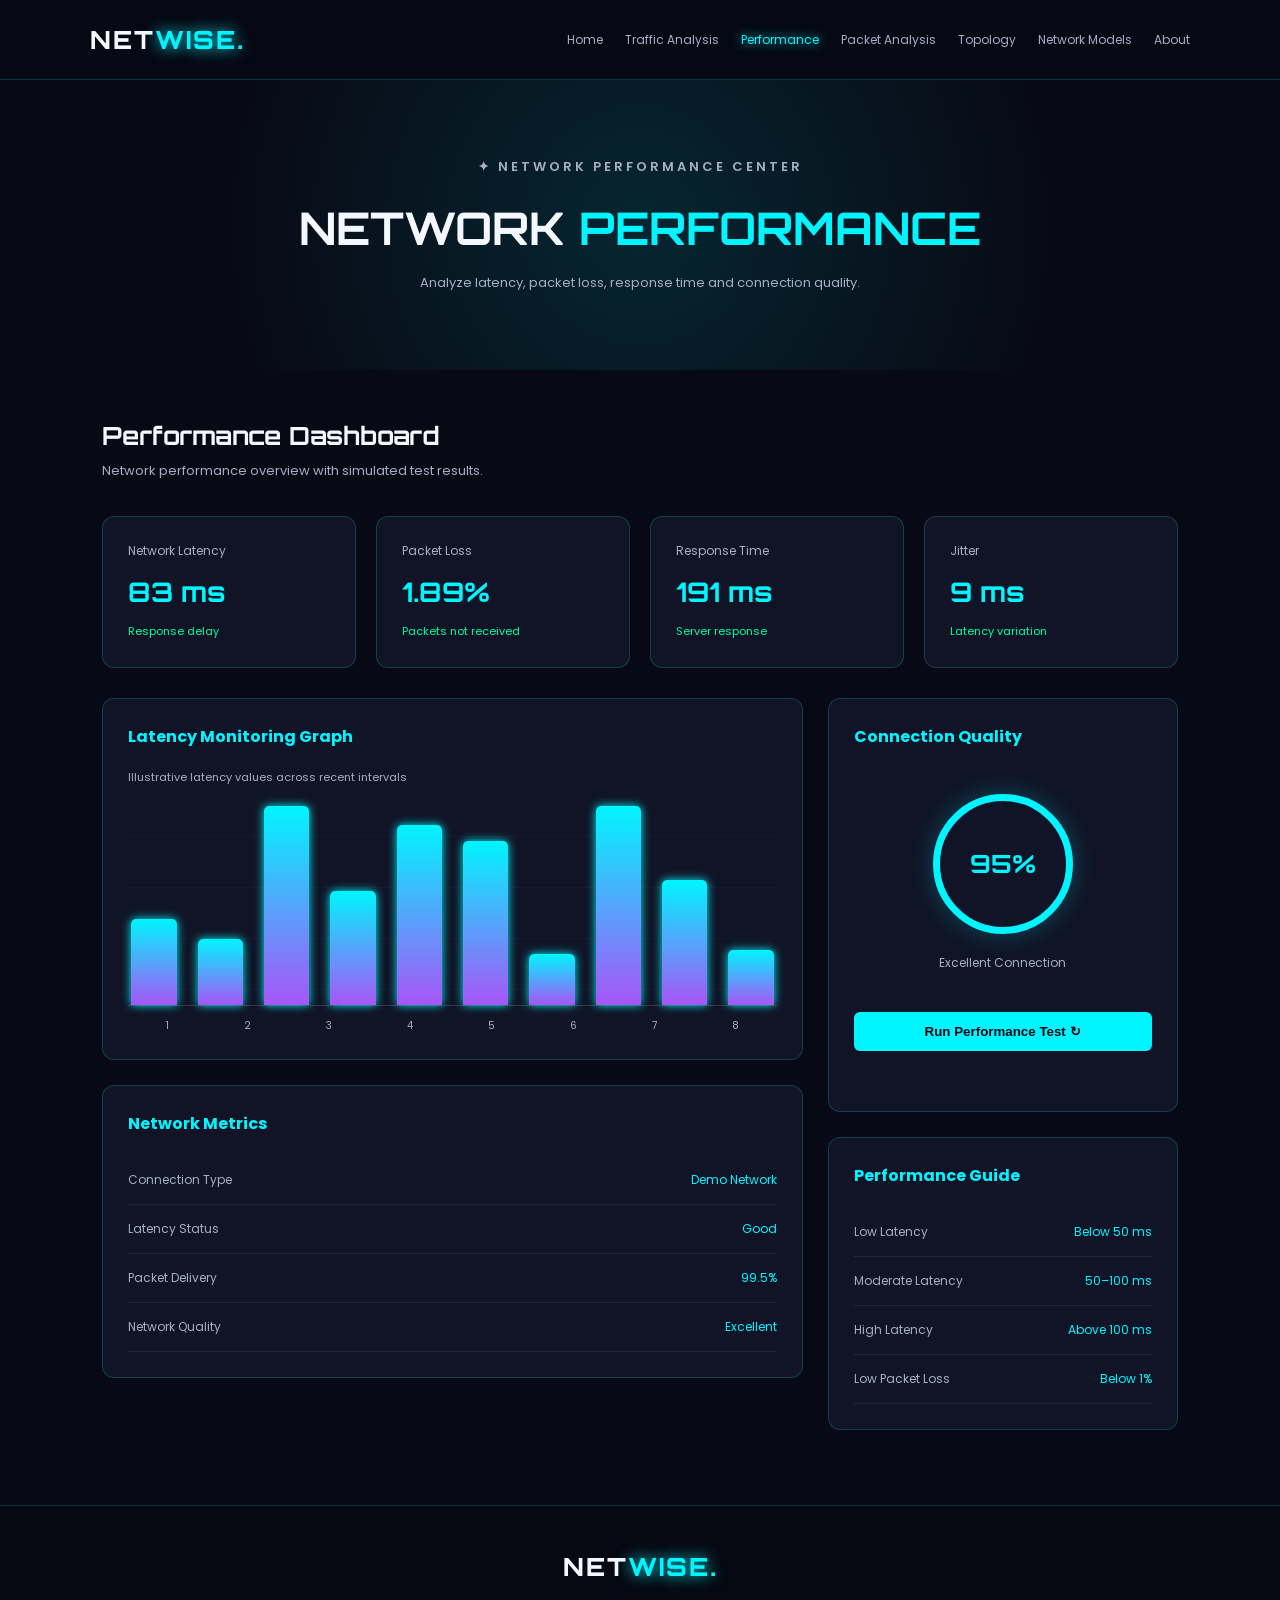
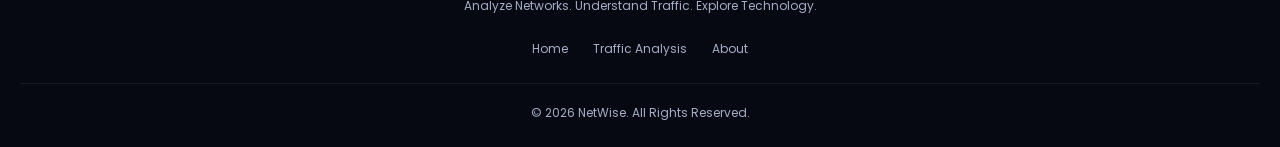
<file: pages/performance.html>
<!DOCTYPE html>
<html lang="en">
<head>
    <meta charset="UTF-8">
    <meta name="viewport" content="width=device-width, initial-scale=1.0">

    <title>Network Performance | NetWise</title>

    <link rel="stylesheet" href="../css/style.css">

    <style>
        .performance-dashboard {
            padding: 50px 8%;
        }

        .dashboard-title {
            margin-bottom: 35px;
        }

        .dashboard-title h2 {
            font-family: 'Orbitron', sans-serif;
            font-size: 25px;
            margin-bottom: 10px;
        }

        .dashboard-title p {
            color: #a5aec5;
            font-size: 13px;
        }

        .performance-grid {
            display: grid;
            grid-template-columns: repeat(4, 1fr);
            gap: 20px;
            margin-bottom: 30px;
        }

        .performance-card {
            padding: 25px;
            background: #101426;
            border: 1px solid rgba(0,245,255,0.2);
            border-radius: 12px;
            transition: 0.3s;
        }

        .performance-card:hover {
            border-color: #00f5ff;
            box-shadow: 0 0 20px rgba(0,245,255,0.12);
            transform: translateY(-5px);
        }

        .performance-card p {
            color: #a5aec5;
            font-size: 12px;
        }

        .performance-card h2 {
            color: #00f5ff;
            font-family: 'Orbitron', sans-serif;
            font-size: 27px;
            margin: 15px 0 8px;
        }

        .performance-card span {
            color: #00ff9d;
            font-size: 11px;
        }

        .performance-layout {
            display: grid;
            grid-template-columns: 2fr 1fr;
            gap: 25px;
        }

        .performance-panel {
            background: #101426;
            border: 1px solid rgba(0,245,255,0.2);
            border-radius: 12px;
            padding: 25px;
            margin-bottom: 25px;
        }

        .performance-panel h3 {
            color: #00f5ff;
            font-size: 16px;
            margin-bottom: 20px;
        }

        .chart {
            height: 220px;
            display: flex;
            align-items: end;
            justify-content: space-around;
            gap: 15px;
            border-bottom: 1px solid rgba(255,255,255,0.15);
            background: repeating-linear-gradient(
                to bottom,
                transparent 0,
                transparent 50px,
                rgba(255,255,255,0.05) 51px
            );
        }

        .chart-bar {
            width: 9%;
            min-height: 5px;
            background: linear-gradient(
                to top,
                #a855f7,
                #00f5ff
            );
            border-radius: 5px 5px 0 0;
            box-shadow: 0 0 12px rgba(0,245,255,0.3);
            transition: height 0.5s;
        }

        .chart-labels {
            display: flex;
            justify-content: space-around;
            color: #a5aec5;
            font-size: 10px;
            margin-top: 12px;
        }

        .quality-box {
            text-align: center;
            padding: 25px 10px;
        }

        .quality-circle {
            width: 140px;
            height: 140px;
            border: 7px solid #00f5ff;
            border-radius: 50%;
            display: flex;
            justify-content: center;
            align-items: center;
            margin: 0 auto 20px;
            box-shadow: 0 0 25px rgba(0,245,255,0.25);
        }

        .quality-circle h2 {
            font-family: 'Orbitron', sans-serif;
            color: #00f5ff;
            font-size: 25px;
        }

        .quality-box p {
            color: #a5aec5;
            font-size: 12px;
        }

        .test-btn {
            width: 100%;
            margin-top: 15px;
        }

        .metric-row {
            display: flex;
            justify-content: space-between;
            padding: 15px 0;
            border-bottom: 1px solid rgba(255,255,255,0.08);
            font-size: 12px;
        }

        .metric-row span:first-child {
            color: #a5aec5;
        }

        .metric-row span:last-child {
            color: #00f5ff;
        }

        .test-message {
            color: #00ff9d;
            font-size: 12px;
            margin-top: 15px;
            text-align: center;
            min-height: 20px;
        }

        @media(max-width: 900px) {
            .performance-grid {
                grid-template-columns: repeat(2, 1fr);
            }

            .performance-layout {
                grid-template-columns: 1fr;
            }
        }

        @media(max-width: 500px) {
            .performance-grid {
                grid-template-columns: 1fr;
            }

            .performance-dashboard {
                padding: 35px 5%;
            }
        }
    </style>
</head>

<body>

    <!-- NAVIGATION -->
    <header class="navbar">

        <a href="../index.html" class="logo">
            NET<span>WISE.</span>
        </a>

        <nav>
            <a href="../index.html">Home</a>
            <a href="trafficanalysis.html">Traffic Analysis</a>
            <a href="performance.html" class="active">Performance</a>
            <a href="packetanalysis.html">Packet Analysis</a>
            <a href="topology.html">Topology</a>
            <a href="osi.html">Network Models</a>
            <a href="about.html">About</a>
        </nav>

    </header>


    <!-- PAGE HEADER -->
    <section class="page-header">

        <p class="section-tag">✦ NETWORK PERFORMANCE CENTER</p>

        <h1>NETWORK <span>PERFORMANCE</span></h1>

        <p>
            Analyze latency, packet loss, response time and connection quality.
        </p>

    </section>


    <!-- DASHBOARD -->
    <section class="performance-dashboard">

        <div class="dashboard-title">

            <h2>Performance Dashboard</h2>

            <p>
                Network performance overview with simulated test results.
            </p>

        </div>


        <!-- PERFORMANCE CARDS -->
        <div class="performance-grid">

            <div class="performance-card">
                <p>Network Latency</p>
                <h2 id="latency">28 ms</h2>
                <span>Response delay</span>
            </div>

            <div class="performance-card">
                <p>Packet Loss</p>
                <h2 id="packetLoss">0.5%</h2>
                <span>Packets not received</span>
            </div>

            <div class="performance-card">
                <p>Response Time</p>
                <h2 id="response">45 ms</h2>
                <span>Server response</span>
            </div>

            <div class="performance-card">
                <p>Jitter</p>
                <h2 id="jitter">4 ms</h2>
                <span>Latency variation</span>
            </div>

        </div>


        <div class="performance-layout">

            <!-- GRAPH -->
            <div>

                <div class="performance-panel">

                    <h3>Latency Monitoring Graph</h3>

                    <p style="color:#a5aec5;font-size:11px;">
                        Illustrative latency values across recent intervals
                    </p>

                    <div class="chart" id="latencyChart">

                        <div class="chart-bar" style="height:35%"></div>
                        <div class="chart-bar" style="height:55%"></div>
                        <div class="chart-bar" style="height:40%"></div>
                        <div class="chart-bar" style="height:75%"></div>
                        <div class="chart-bar" style="height:45%"></div>
                        <div class="chart-bar" style="height:65%"></div>
                        <div class="chart-bar" style="height:30%"></div>
                        <div class="chart-bar" style="height:50%"></div>

                    </div>

                    <div class="chart-labels">
                        <span>1</span>
                        <span>2</span>
                        <span>3</span>
                        <span>4</span>
                        <span>5</span>
                        <span>6</span>
                        <span>7</span>
                        <span>8</span>
                    </div>

                </div>


                <!-- METRICS -->
                <div class="performance-panel">

                    <h3>Network Metrics</h3>

                    <div class="metric-row">
                        <span>Connection Type</span>
                        <span>Demo Network</span>
                    </div>

                    <div class="metric-row">
                        <span>Latency Status</span>
                        <span id="latencyStatus">Good</span>
                    </div>

                    <div class="metric-row">
                        <span>Packet Delivery</span>
                        <span id="delivery">99.5%</span>
                    </div>

                    <div class="metric-row">
                        <span>Network Quality</span>
                        <span id="networkQuality">Excellent</span>
                    </div>

                </div>

            </div>


            <!-- QUALITY -->
            <div>

                <div class="performance-panel">

                    <h3>Connection Quality</h3>

                    <div class="quality-box">

                        <div class="quality-circle">
                            <h2 id="qualityScore">95%</h2>
                        </div>

                        <p id="qualityText">
                            Excellent Connection
                        </p>

                    </div>

                    <button class="test-btn" onclick="runTest()">
                        Run Performance Test ↻
                    </button>

                    <p class="test-message" id="testMessage"></p>

                </div>


                <div class="performance-panel">

                    <h3>Performance Guide</h3>

                    <div class="metric-row">
                        <span>Low Latency</span>
                        <span>Below 50 ms</span>
                    </div>

                    <div class="metric-row">
                        <span>Moderate Latency</span>
                        <span>50–100 ms</span>
                    </div>

                    <div class="metric-row">
                        <span>High Latency</span>
                        <span>Above 100 ms</span>
                    </div>

                    <div class="metric-row">
                        <span>Low Packet Loss</span>
                        <span>Below 1%</span>
                    </div>

                </div>

            </div>

        </div>

    </section>


    <!-- FOOTER -->
    <footer class="footer">

        <div class="footer-logo">
            NET<span>WISE.</span>
        </div>

        <p>
            Analyze Networks. Understand Traffic. Explore Technology.
        </p>

        <div class="footer-links">
            <a href="../index.html">Home</a>
            <a href="trafficanalysis.html">Traffic Analysis</a>
            <a href="about.html">About</a>
        </div>

        <p class="copyright">
            © 2026 NetWise. All Rights Reserved.
        </p>

    </footer>


    <!-- PERFORMANCE TEST SCRIPT -->
    <script>

        function runTest() {

            const message =
                document.getElementById("testMessage");

            message.textContent = "Running demo performance test...";

            setTimeout(function() {

                const latency =
                    Math.floor(15 + Math.random() * 100);

                const loss =
                    (Math.random() * 3).toFixed(1);

                const response =
                    latency + Math.floor(Math.random() * 20);

                const jitter =
                    Math.floor(Math.random() * 15);

                let quality;

                if (latency < 50 && loss < 1) {
                    quality = 95;
                } else if (latency < 100 && loss < 2) {
                    quality = 80;
                } else {
                    quality = 60;
                }

                document.getElementById("latency").textContent =
                    latency + " ms";

                document.getElementById("packetLoss").textContent =
                    loss + "%";

                document.getElementById("response").textContent =
                    response + " ms";

                document.getElementById("jitter").textContent =
                    jitter + " ms";

                document.getElementById("qualityScore").textContent =
                    quality + "%";

                document.getElementById("delivery").textContent =
                    (100 - Number(loss)).toFixed(1) + "%";

                let status = "Good";
                let qualityText = "Good Connection";

                if (latency >= 100) {
                    status = "High";
                }

                if (quality >= 90) {
                    qualityText = "Excellent Connection";
                } else if (quality >= 75) {
                    qualityText = "Good Connection";
                } else {
                    qualityText = "Needs Improvement";
                }

                document.getElementById("latencyStatus").textContent =
                    status;

                document.getElementById("networkQuality").textContent =
                    qualityText.replace(" Connection", "");

                document.getElementById("qualityText").textContent =
                    qualityText;

                const bars =
                    document.querySelectorAll(".chart-bar");

                bars.forEach(bar => {
                    bar.style.height =
                        Math.floor(20 + Math.random() * 75) + "%";
                });

                message.textContent =
                    "✓ Demo test completed successfully!";

            }, 1000);

        }

    </script>

    <script src="../js/main.js"></script>
    <script src="../js/performance.js"></script>
</body>
</html>
</file>
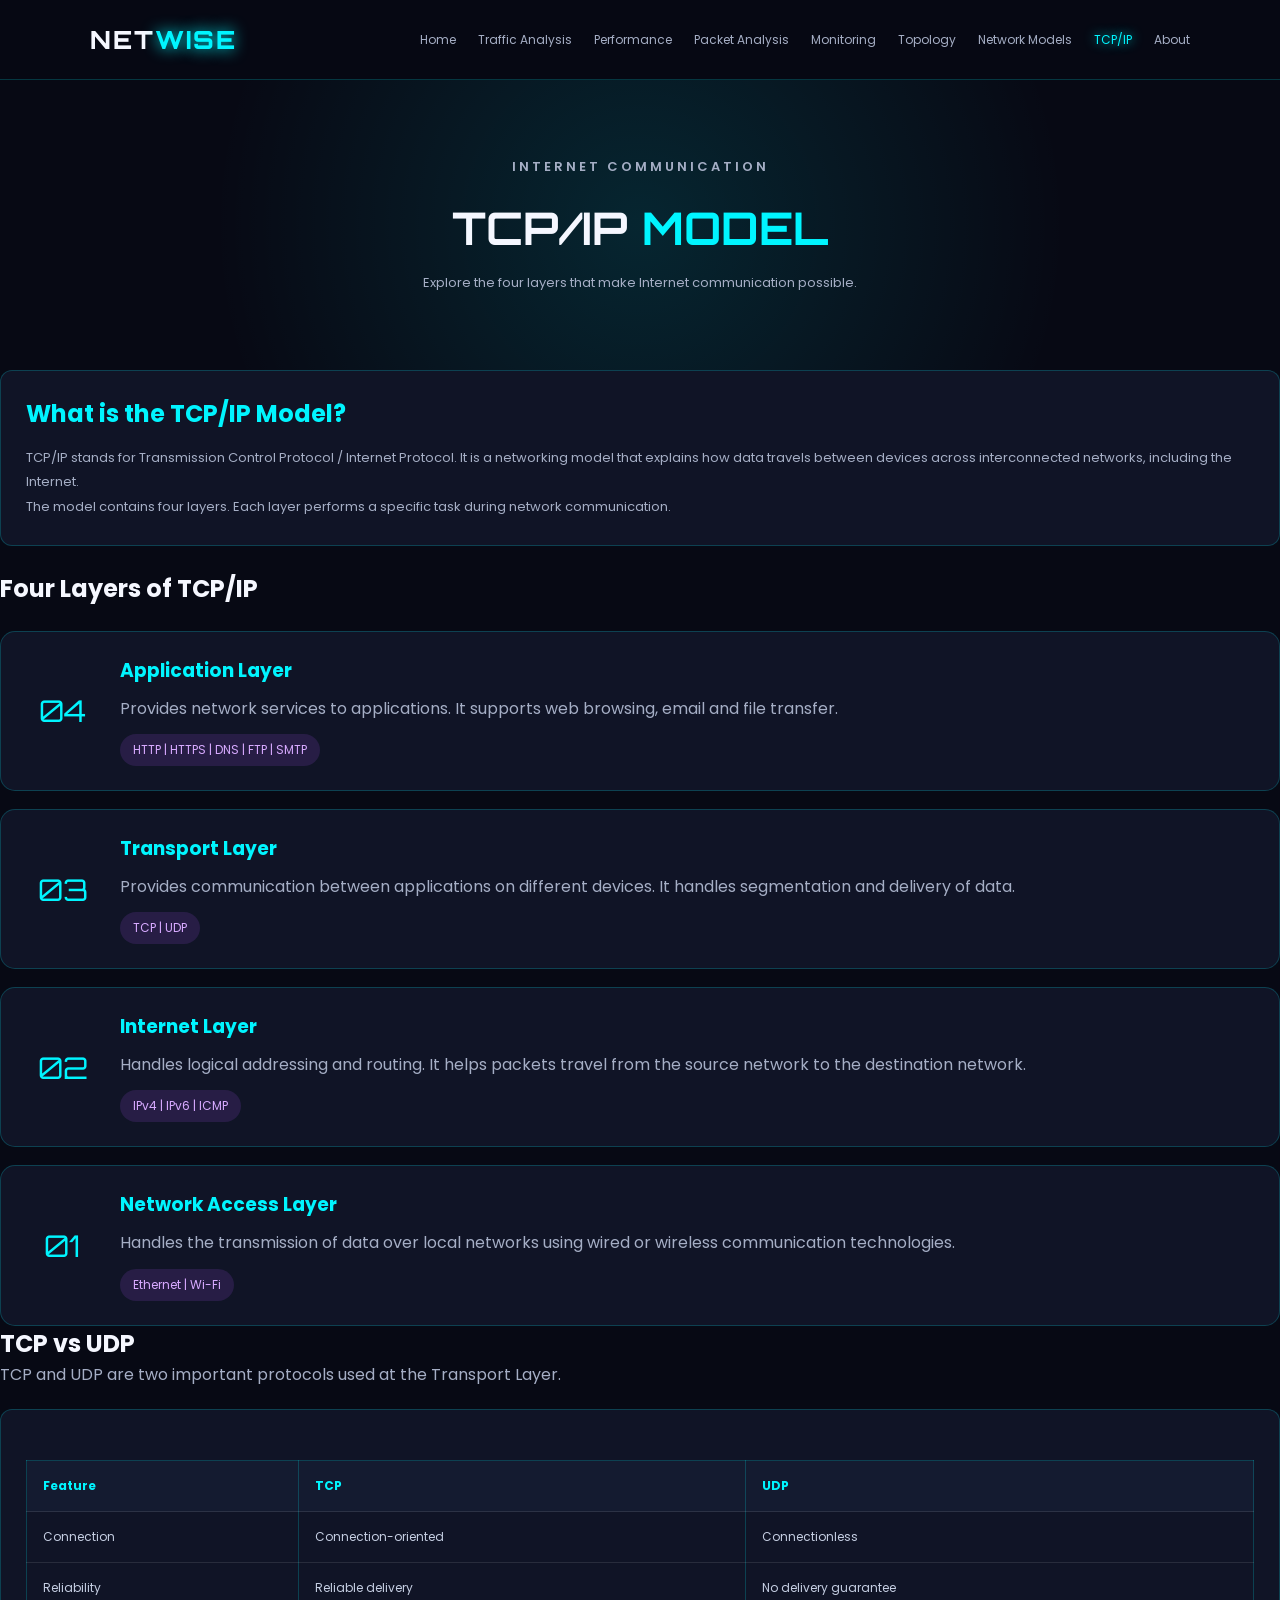
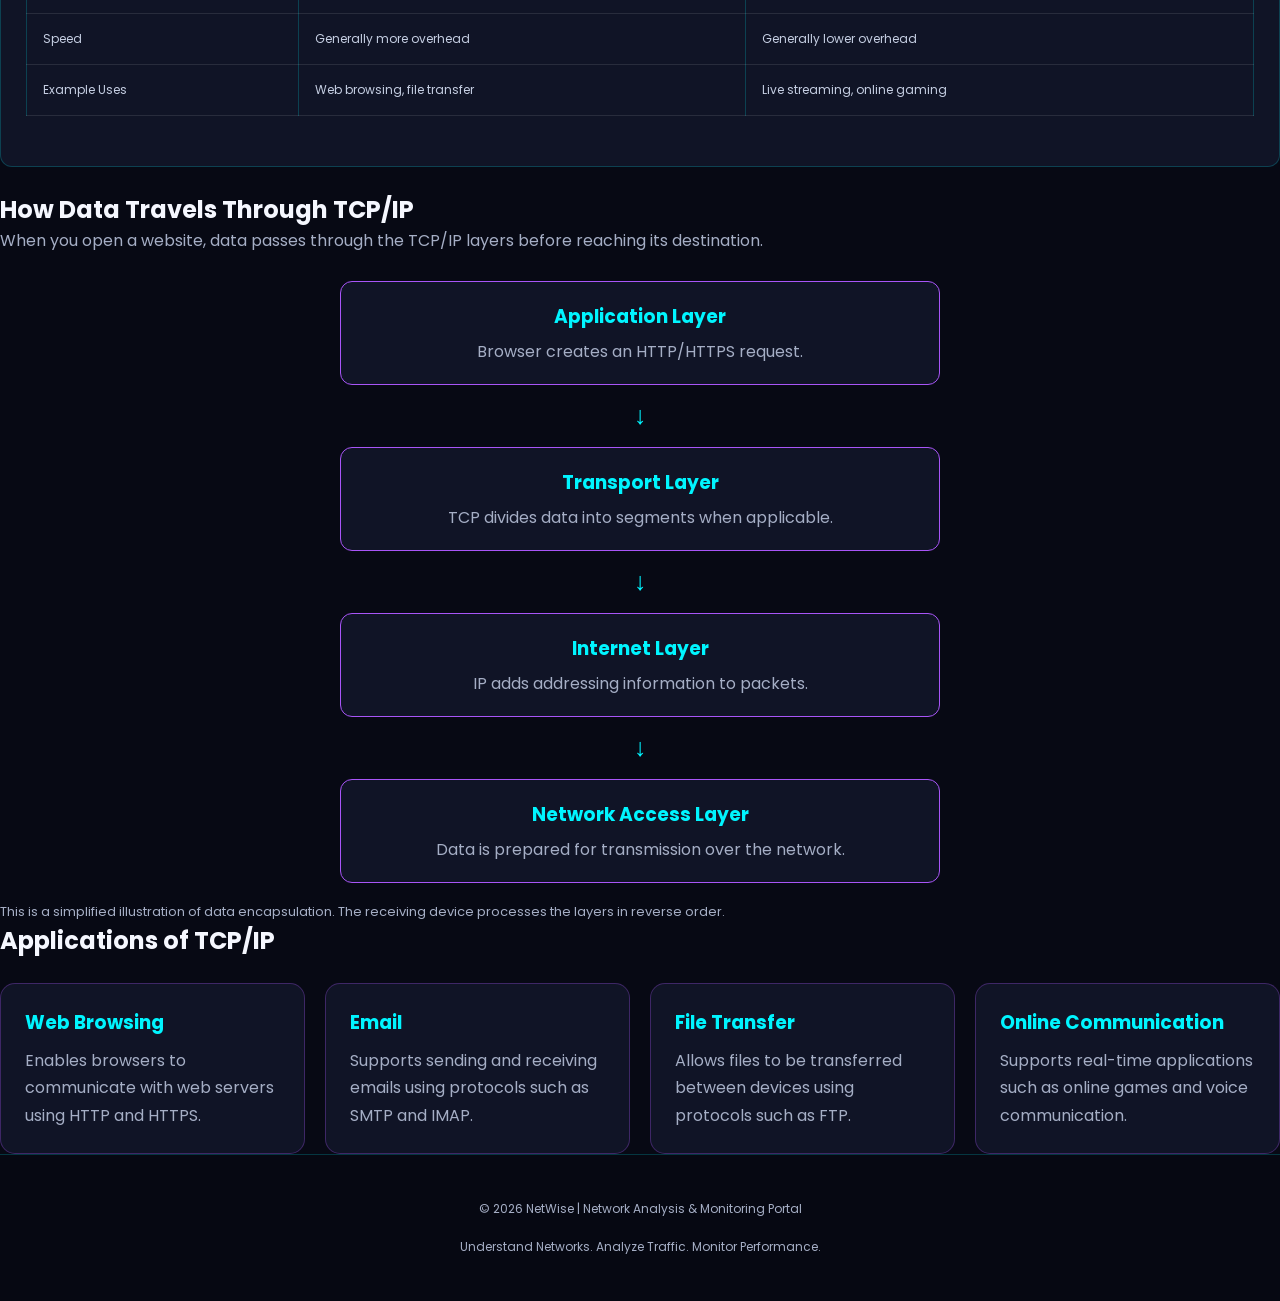
<file: pages/tcpip.html>
<!DOCTYPE html>
<html lang="en">
<head>
    <meta charset="UTF-8">
    <meta name="viewport" content="width=device-width, initial-scale=1.0">
    <title>TCP/IP Model | NetWise</title>
    <link rel="stylesheet" href="../css/style.css">

    <style>
        .tcp-layers {
            display: grid;
            gap: 18px;
            margin-top: 25px;
        }

        .tcp-layer {
            display: grid;
            grid-template-columns: 75px 1fr;
            align-items: center;
            gap: 20px;
            padding: 24px;
            background: #101426;
            border: 1px solid rgba(0,245,255,.2);
            border-radius: 15px;
            transition: .3s;
        }

        .tcp-layer:hover {
            border-color: #00f5ff;
            transform: translateY(-4px);
            box-shadow: 0 0 20px rgba(0,245,255,.15);
        }

        .layer-number {
            font-size: 30px;
            font-family: 'Orbitron', sans-serif;
            color: #00f5ff;
            text-align: center;
        }

        .tcp-layer h3,
        .tcp-card h3 {
            color: #00f5ff;
            margin-bottom: 10px;
        }

        .tcp-layer p,
        .tcp-card p {
            color: #a5aec5;
            line-height: 1.7;
        }

        .protocol {
            display: inline-block;
            margin-top: 12px;
            padding: 7px 13px;
            border-radius: 20px;
            color: #d7aaff;
            background: rgba(168,85,247,.15);
            font-size: 12px;
        }

        .tcp-grid {
            display: grid;
            grid-template-columns: repeat(auto-fit, minmax(220px, 1fr));
            gap: 20px;
            margin-top: 25px;
        }

        .tcp-card {
            padding: 24px;
            background: #101426;
            border: 1px solid rgba(168,85,247,.3);
            border-radius: 15px;
            transition: .3s;
        }

        .tcp-card:hover {
            transform: translateY(-5px);
            border-color: #00f5ff;
        }

        .tcp-table-wrap {
            overflow-x: auto;
            margin-top: 20px;
        }

        .tcp-table {
            width: 100%;
            min-width: 500px;
            border-collapse: collapse;
        }

        .tcp-table th,
        .tcp-table td {
            padding: 16px;
            text-align: left;
            border-bottom: 1px solid rgba(255,255,255,.1);
        }

        .tcp-table th {
            color: #00f5ff;
        }

        .tcp-table td {
            color: #c5cee2;
        }

        .flow {
            display: flex;
            flex-direction: column;
            align-items: center;
            gap: 12px;
            margin-top: 25px;
        }

        .flow-step {
            width: 100%;
            max-width: 600px;
            padding: 20px;
            text-align: center;
            background: #101426;
            border: 1px solid #a855f7;
            border-radius: 12px;
        }

        .flow-step h3 {
            color: #00f5ff;
            margin-bottom: 8px;
        }

        .flow-step p {
            color: #a5aec5;
        }

        .flow-arrow {
            color: #00f5ff;
            font-size: 25px;
        }

        .tcp-intro {
            color: #a5aec5;
            line-height: 1.8;
        }

        .tcp-note {
            color: #a5aec5;
            font-size: 13px;
            margin-top: 18px;
            line-height: 1.7;
        }

        @media(max-width: 600px) {
            .tcp-layer {
                grid-template-columns: 45px 1fr;
                padding: 16px;
                gap: 12px;
            }

            .layer-number {
                font-size: 22px;
            }
        }
    </style>
</head>

<body>

    <!-- NAVIGATION -->
    <header class="navbar">
        <a href="../index.html" class="logo">NET<span>WISE</span></a>

        <nav class="nav-links">
            <a href="../index.html">Home</a>
            <a href="trafficanalysis.html">Traffic Analysis</a>
            <a href="performance.html">Performance</a>
            <a href="packetanalysis.html">Packet Analysis</a>
            <a href="monitoring.html">Monitoring</a>
            <a href="topology.html">Topology</a>
            <a href="osi.html">Network Models</a>
            <a href="tcpip.html" class="active">TCP/IP</a>
            <a href="about.html">About</a>
        </nav>
    </header>

    <main>

        <!-- PAGE HEADER -->
        <section class="page-header">
            <p class="section-tag">INTERNET COMMUNICATION</p>
            <h1>TCP/IP <span>MODEL</span></h1>
            <p>Explore the four layers that make Internet communication possible.</p>
        </section>

        <!-- INTRODUCTION -->
        <section class="content-card">
            <h2>What is the TCP/IP Model?</h2>

            <p class="tcp-intro">
                TCP/IP stands for Transmission Control Protocol /
                Internet Protocol. It is a networking model that
                explains how data travels between devices across
                interconnected networks, including the Internet.
            </p>

            <p class="tcp-intro">
                The model contains four layers. Each layer performs
                a specific task during network communication.
            </p>
        </section>

        <!-- FOUR LAYERS -->
        <section class="model-section">
            <h2>Four Layers of TCP/IP</h2>

            <div class="tcp-layers">

                <div class="tcp-layer">
                    <div class="layer-number">04</div>
                    <div>
                        <h3>Application Layer</h3>
                        <p>
                            Provides network services to applications.
                            It supports web browsing, email and
                            file transfer.
                        </p>
                        <span class="protocol">
                            HTTP | HTTPS | DNS | FTP | SMTP
                        </span>
                    </div>
                </div>

                <div class="tcp-layer">
                    <div class="layer-number">03</div>
                    <div>
                        <h3>Transport Layer</h3>
                        <p>
                            Provides communication between applications
                            on different devices. It handles segmentation
                            and delivery of data.
                        </p>
                        <span class="protocol">TCP | UDP</span>
                    </div>
                </div>

                <div class="tcp-layer">
                    <div class="layer-number">02</div>
                    <div>
                        <h3>Internet Layer</h3>
                        <p>
                            Handles logical addressing and routing.
                            It helps packets travel from the source
                            network to the destination network.
                        </p>
                        <span class="protocol">IPv4 | IPv6 | ICMP</span>
                    </div>
                </div>

                <div class="tcp-layer">
                    <div class="layer-number">01</div>
                    <div>
                        <h3>Network Access Layer</h3>
                        <p>
                            Handles the transmission of data over
                            local networks using wired or wireless
                            communication technologies.
                        </p>
                        <span class="protocol">Ethernet | Wi-Fi</span>
                    </div>
                </div>

            </div>
        </section>

        <!-- TCP VS UDP -->
        <section class="model-section">
            <h2>TCP vs UDP</h2>

            <p class="tcp-intro">
                TCP and UDP are two important protocols used
                at the Transport Layer.
            </p>

            <div class="content-card tcp-table-wrap">
                <table class="tcp-table">
                    <thead>
                        <tr>
                            <th>Feature</th>
                            <th>TCP</th>
                            <th>UDP</th>
                        </tr>
                    </thead>

                    <tbody>
                        <tr>
                            <td>Connection</td>
                            <td>Connection-oriented</td>
                            <td>Connectionless</td>
                        </tr>

                        <tr>
                            <td>Reliability</td>
                            <td>Reliable delivery</td>
                            <td>No delivery guarantee</td>
                        </tr>

                        <tr>
                            <td>Speed</td>
                            <td>Generally more overhead</td>
                            <td>Generally lower overhead</td>
                        </tr>

                        <tr>
                            <td>Example Uses</td>
                            <td>Web browsing, file transfer</td>
                            <td>Live streaming, online gaming</td>
                        </tr>
                    </tbody>
                </table>
            </div>
        </section>

        <!-- DATA TRANSMISSION -->
        <section class="model-section">
            <h2>How Data Travels Through TCP/IP</h2>

            <p class="tcp-intro">
                When you open a website, data passes through
                the TCP/IP layers before reaching its destination.
            </p>

            <div class="flow">

                <div class="flow-step">
                    <h3>Application Layer</h3>
                    <p>Browser creates an HTTP/HTTPS request.</p>
                </div>

                <div class="flow-arrow">↓</div>

                <div class="flow-step">
                    <h3>Transport Layer</h3>
                    <p>TCP divides data into segments when applicable.</p>
                </div>

                <div class="flow-arrow">↓</div>

                <div class="flow-step">
                    <h3>Internet Layer</h3>
                    <p>IP adds addressing information to packets.</p>
                </div>

                <div class="flow-arrow">↓</div>

                <div class="flow-step">
                    <h3>Network Access Layer</h3>
                    <p>Data is prepared for transmission over the network.</p>
                </div>

            </div>

            <p class="tcp-note">
                This is a simplified illustration of data encapsulation.
                The receiving device processes the layers in reverse order.
            </p>
        </section>

        <!-- APPLICATIONS -->
        <section class="model-section">
            <h2>Applications of TCP/IP</h2>

            <div class="tcp-grid">

                <div class="tcp-card">
                    <h3>Web Browsing</h3>
                    <p>
                        Enables browsers to communicate with web
                        servers using HTTP and HTTPS.
                    </p>
                </div>

                <div class="tcp-card">
                    <h3>Email</h3>
                    <p>
                        Supports sending and receiving emails
                        using protocols such as SMTP and IMAP.
                    </p>
                </div>

                <div class="tcp-card">
                    <h3>File Transfer</h3>
                    <p>
                        Allows files to be transferred between
                        devices using protocols such as FTP.
                    </p>
                </div>

                <div class="tcp-card">
                    <h3>Online Communication</h3>
                    <p>
                        Supports real-time applications such as
                        online games and voice communication.
                    </p>
                </div>

            </div>
        </section>

    </main>

    <!-- FOOTER -->
    <footer class="footer">
        <p>© <span id="year">2026</span> NetWise | Network Analysis & Monitoring Portal</p>
        <p>Understand Networks. Analyze Traffic. Monitor Performance.</p>
    </footer>

    <script src="../js/main.js"></script>

</body>
</html>
</file>
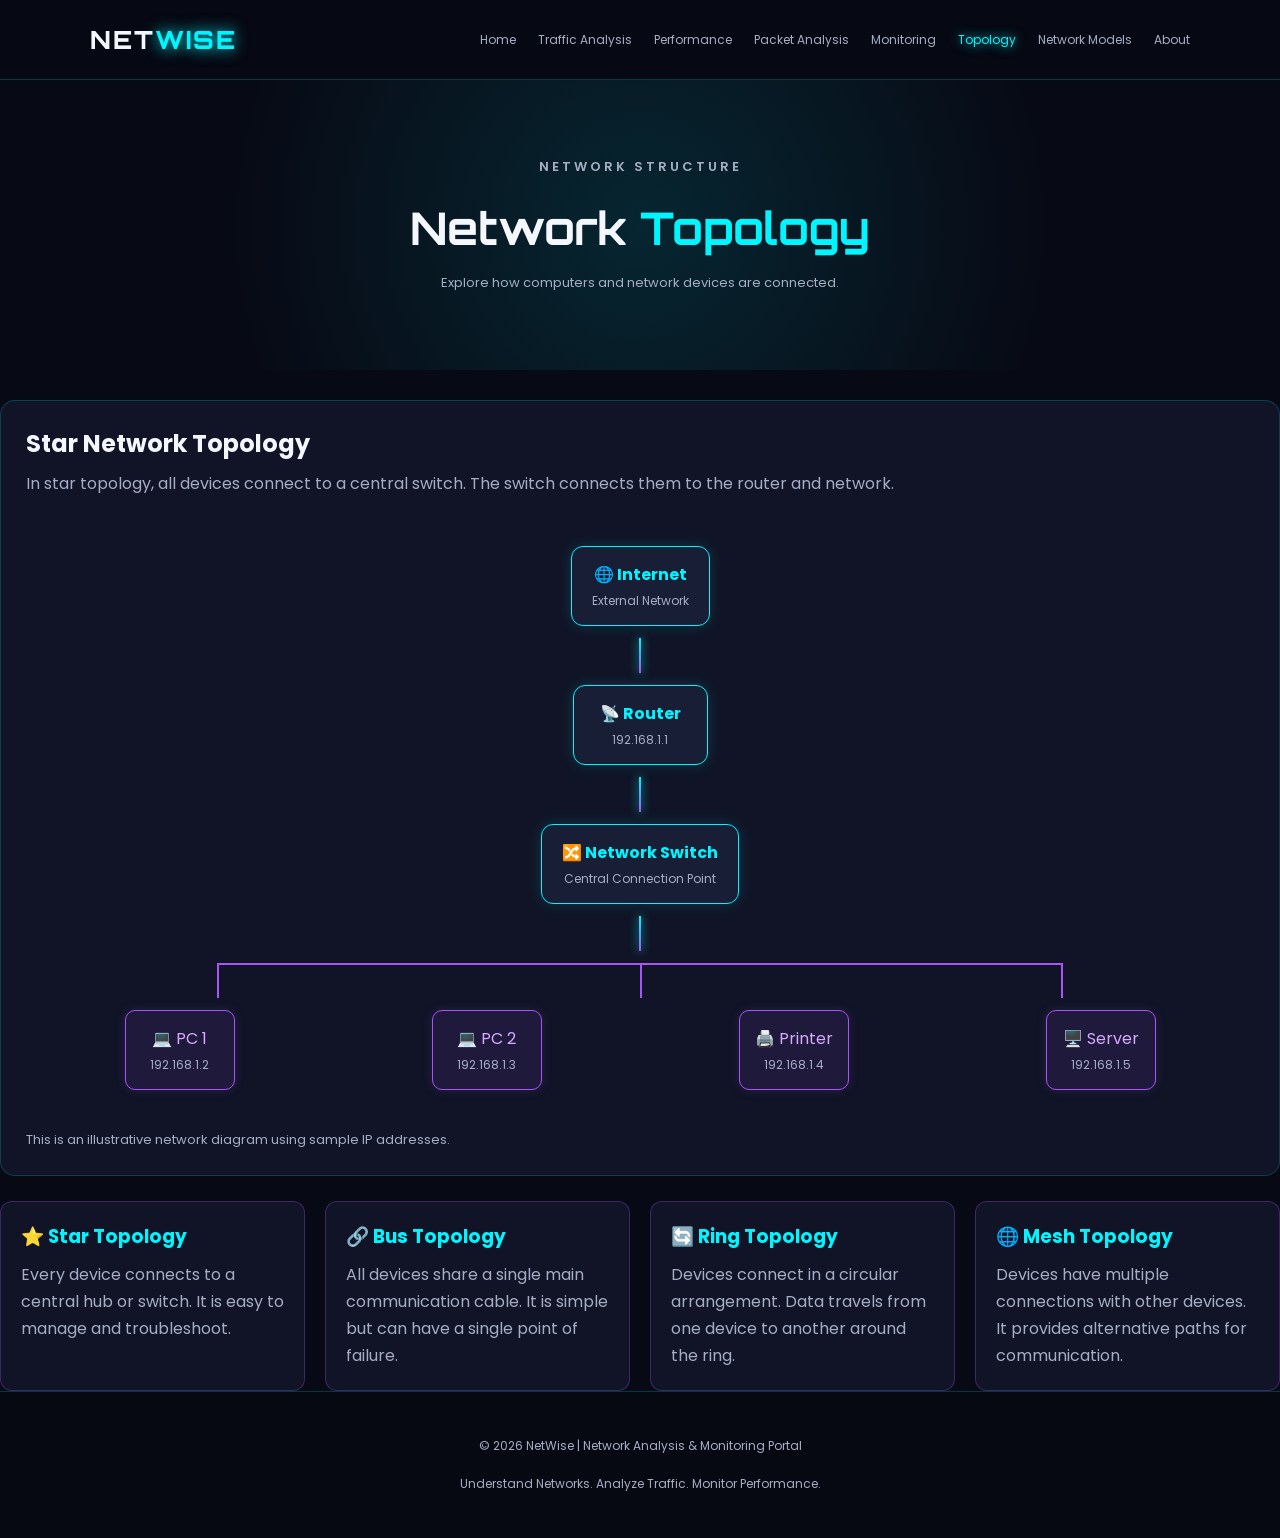
<file: pages/topology.html>
<!DOCTYPE html>
<html lang="en">
<head>
    <meta charset="UTF-8">
    <meta name="viewport" content="width=device-width, initial-scale=1.0">
    <title>Network Topology | NetWise</title>
    <link rel="stylesheet" href="../css/style.css">

    <style>
        .topology-card {
            background: #101426;
            border: 1px solid rgba(0,245,255,0.2);
            border-radius: 15px;
            padding: 25px;
            margin-top: 30px;
            overflow: hidden;
        }

        .topology-card h2 {
            margin-bottom: 10px;
        }

        .topology-description {
            color: #a5aec5;
            margin-bottom: 25px;
        }

        .diagram {
            min-width: 650px;
            padding: 25px 10px;
            display: flex;
            flex-direction: column;
            align-items: center;
            gap: 12px;
        }

        .node {
            min-width: 135px;
            padding: 15px 20px;
            text-align: center;
            background: #171e35;
            border: 1px solid #00f5ff;
            border-radius: 12px;
            color: #00f5ff;
            box-shadow: 0 0 15px rgba(0,245,255,0.15);
            font-weight: bold;
        }

        .node span {
            display: block;
            color: #a5aec5;
            font-size: 12px;
            font-weight: normal;
            margin-top: 5px;
        }

        .connection {
            width: 2px;
            height: 35px;
            background: linear-gradient(#00f5ff, #a855f7);
            box-shadow: 0 0 10px #00f5ff;
        }

        .branches {
            width: 70%;
            height: 35px;
            border-top: 2px solid #a855f7;
            border-left: 2px solid #a855f7;
            border-right: 2px solid #a855f7;
            position: relative;
        }

        .branches::before {
            content: "";
            position: absolute;
            top: -2px;
            left: 50%;
            height: 35px;
            border-left: 2px solid #a855f7;
        }

        .devices {
            display: flex;
            justify-content: space-around;
            width: 100%;
            gap: 20px;
        }

        .device-node {
            min-width: 110px;
            padding: 15px 10px;
            text-align: center;
            border: 1px solid #a855f7;
            border-radius: 10px;
            background: rgba(168,85,247,0.1);
            color: #d7aaff;
            box-shadow: 0 0 12px rgba(168,85,247,0.15);
        }

        .device-node span {
            display: block;
            color: #a5aec5;
            font-size: 12px;
            margin-top: 5px;
        }

        .topology-info {
            display: grid;
            grid-template-columns: repeat(auto-fit, minmax(220px, 1fr));
            gap: 20px;
            margin-top: 25px;
        }

        .info-box {
            background: #101426;
            border: 1px solid rgba(168,85,247,0.3);
            padding: 20px;
            border-radius: 12px;
        }

        .info-box h3 {
            color: #00f5ff;
            margin-bottom: 10px;
        }

        .info-box p {
            color: #a5aec5;
            line-height: 1.7;
        }

        .topology-note {
            color: #a5aec5;
            font-size: 13px;
            margin-top: 15px;
        }

        @media(max-width: 700px) {
            .diagram {
                align-items: flex-start;
            }
        }
    </style>
</head>

<body>

<header class="navbar">
    <div class="logo">NET<span>WISE</span></div>

    <nav>
        <a href="../index.html">Home</a>
        <a href="trafficanalysis.html">Traffic Analysis</a>
        <a href="performance.html">Performance</a>
        <a href="packetanalysis.html">Packet Analysis</a>
        <a href="monitoring.html">Monitoring</a>
        <a href="topology.html" class="active">Topology</a>
        <a href="osi.html">Network Models</a>
        <a href="about.html">About</a>
    </nav>
</header>

<main class="page-container">

    <section class="page-header">
        <p class="section-tag">NETWORK STRUCTURE</p>
        <h1>Network <span>Topology</span></h1>
        <p>Explore how computers and network devices are connected.</p>
    </section>

    <section class="topology-card">
        <h2>Star Network Topology</h2>

        <p class="topology-description">
            In star topology, all devices connect to a central switch.
            The switch connects them to the router and network.
        </p>

        <div style="overflow-x:auto;">

            <div class="diagram">

                <div class="node">
                    🌐 Internet
                    <span>External Network</span>
                </div>

                <div class="connection"></div>

                <div class="node">
                    📡 Router
                    <span>192.168.1.1</span>
                </div>

                <div class="connection"></div>

                <div class="node">
                    🔀 Network Switch
                    <span>Central Connection Point</span>
                </div>

                <div class="connection"></div>

                <div class="branches"></div>

                <div class="devices">

                    <div class="device-node">
                        💻 PC 1
                        <span>192.168.1.2</span>
                    </div>

                    <div class="device-node">
                        💻 PC 2
                        <span>192.168.1.3</span>
                    </div>

                    <div class="device-node">
                        🖨️ Printer
                        <span>192.168.1.4</span>
                    </div>

                    <div class="device-node">
                        🖥️ Server
                        <span>192.168.1.5</span>
                    </div>

                </div>

            </div>

        </div>

        <p class="topology-note">
            This is an illustrative network diagram using sample IP addresses.
        </p>
    </section>

    <section class="topology-info">

        <div class="info-box">
            <h3>⭐ Star Topology</h3>
            <p>
                Every device connects to a central hub or switch.
                It is easy to manage and troubleshoot.
            </p>
        </div>

        <div class="info-box">
            <h3>🔗 Bus Topology</h3>
            <p>
                All devices share a single main communication cable.
                It is simple but can have a single point of failure.
            </p>
        </div>

        <div class="info-box">
            <h3>🔄 Ring Topology</h3>
            <p>
                Devices connect in a circular arrangement.
                Data travels from one device to another around the ring.
            </p>
        </div>

        <div class="info-box">
            <h3>🌐 Mesh Topology</h3>
            <p>
                Devices have multiple connections with other devices.
                It provides alternative paths for communication.
            </p>
        </div>

    </section>

</main>

<footer class="footer">
    <p>© 2026 NetWise | Network Analysis & Monitoring Portal</p>
    <p>Understand Networks. Analyze Traffic. Monitor Performance.</p>
</footer>

<script src="../js/main.js"></script>

</body>
</html>
</file>
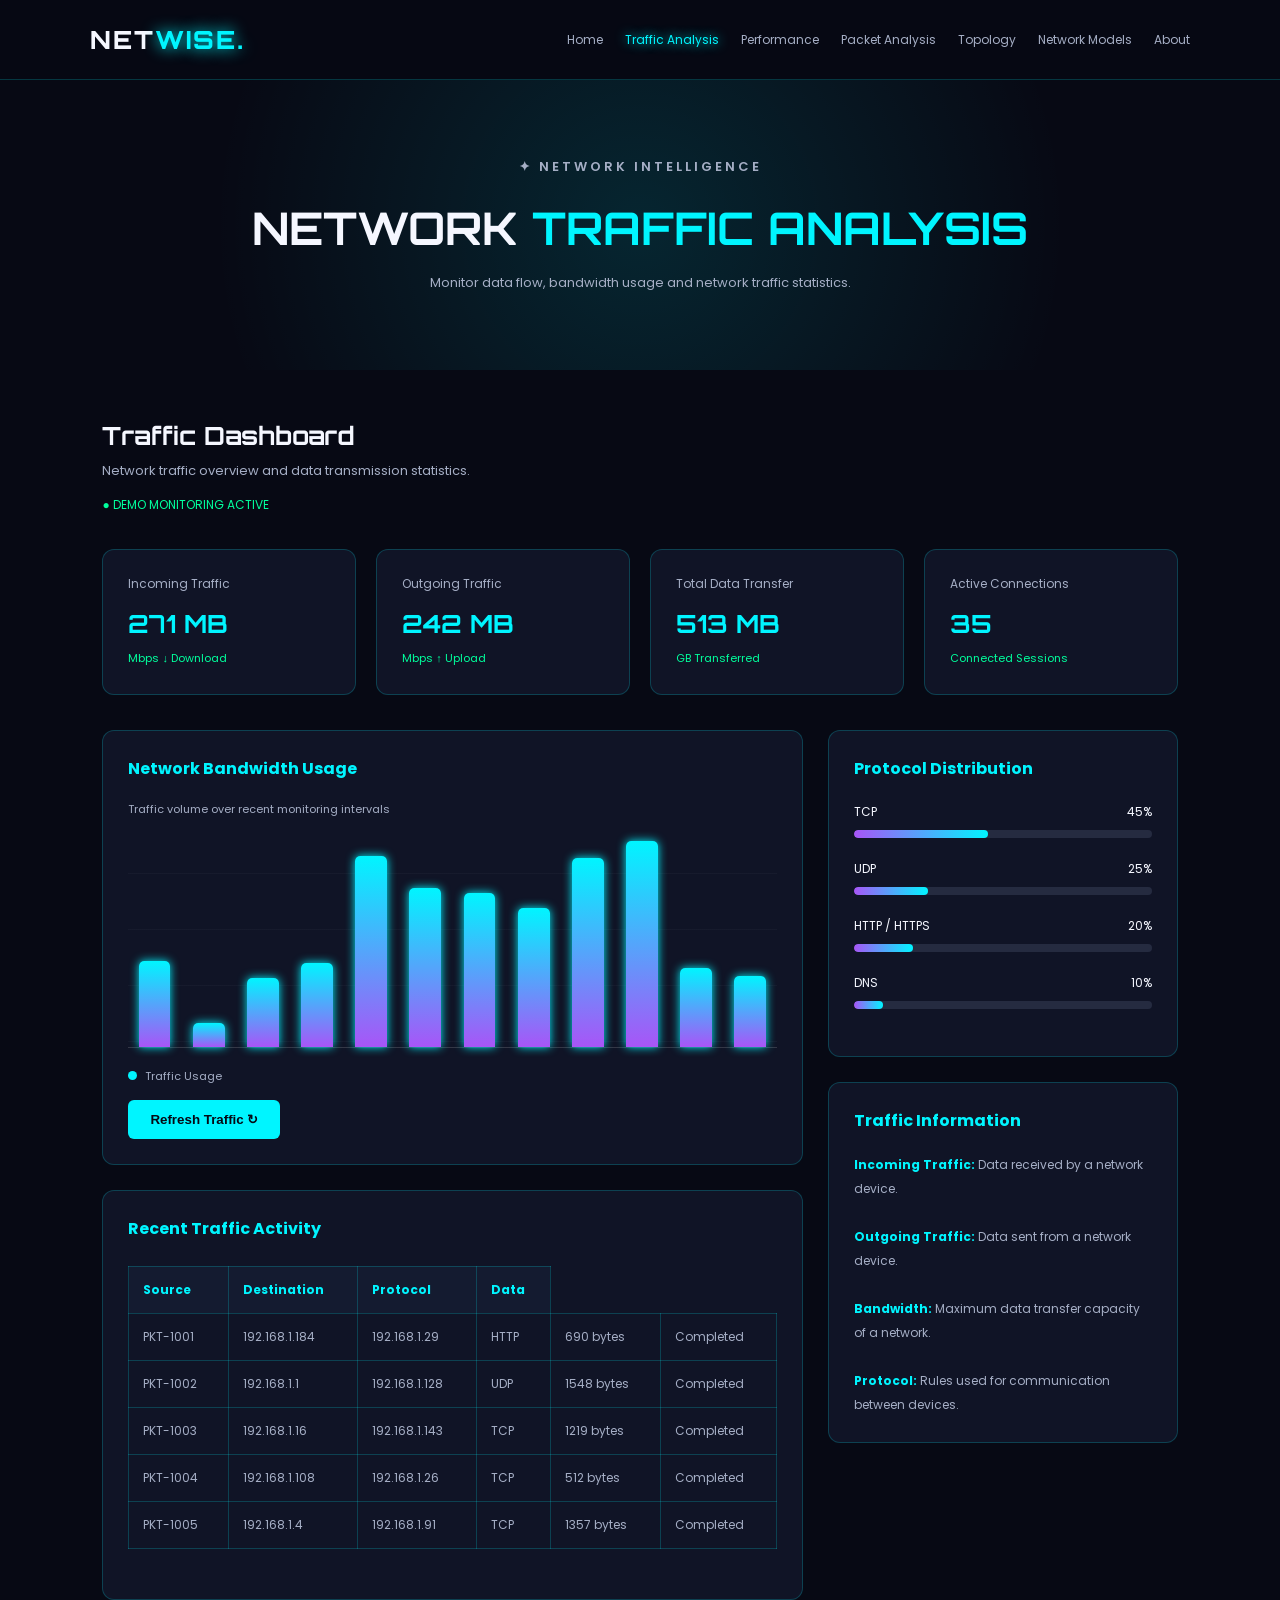
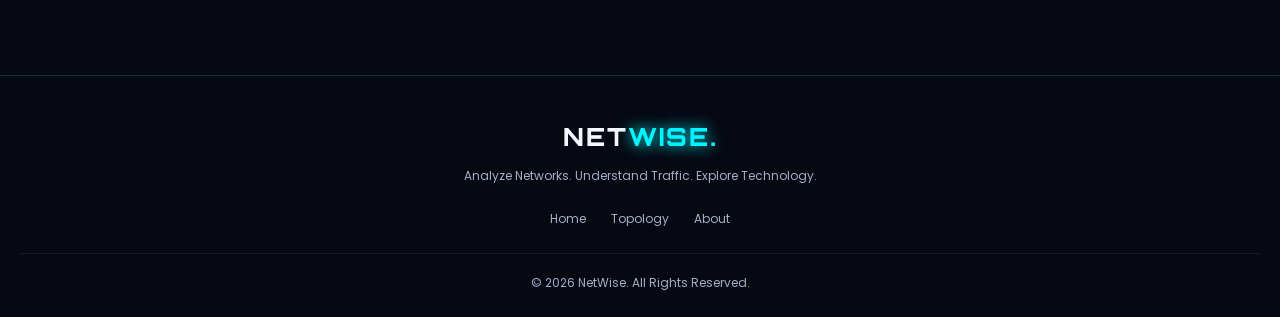
<file: pages/trafficanalysis.html>
<!DOCTYPE html>
<html lang="en">
<head>
    <meta charset="UTF-8">
    <meta name="viewport" content="width=device-width, initial-scale=1.0">

    <title>Traffic Analysis | NetWise</title>

    <link rel="stylesheet" href="../css/style.css">

    <style>
        .traffic-dashboard {
            padding: 50px 8%;
        }

        .dashboard-heading {
            margin-bottom: 35px;
        }

        .dashboard-heading h2 {
            font-family: 'Orbitron', sans-serif;
            font-size: 25px;
            margin-bottom: 10px;
        }

        .dashboard-heading p {
            color: #a5aec5;
            font-size: 13px;
        }

        .status {
            color: #00ff9d;
            font-size: 12px;
            margin-top: 15px;
        }

        .traffic-stats {
            display: grid;
            grid-template-columns: repeat(4, 1fr);
            gap: 20px;
            margin-bottom: 35px;
        }

        .stat-card {
            padding: 25px;
            background: #101426;
            border: 1px solid rgba(0,245,255,0.2);
            border-radius: 12px;
        }

        .stat-card p {
            color: #a5aec5;
            font-size: 12px;
        }

        .stat-card h2 {
            color: #00f5ff;
            font-family: 'Orbitron', sans-serif;
            font-size: 25px;
            margin: 15px 0 5px;
        }

        .stat-card span {
            color: #00ff9d;
            font-size: 11px;
        }

        .traffic-layout {
            display: grid;
            grid-template-columns: 2fr 1fr;
            gap: 25px;
        }

        .traffic-panel {
            background: #101426;
            border: 1px solid rgba(0,245,255,0.2);
            border-radius: 12px;
            padding: 25px;
            margin-bottom: 25px;
        }

        .traffic-panel h3 {
            color: #00f5ff;
            margin-bottom: 20px;
            font-size: 16px;
        }

        .traffic-chart {
            height: 230px;
            display: flex;
            align-items: end;
            justify-content: space-around;
            gap: 12px;
            padding: 15px 5px 0;
            border-bottom: 1px solid rgba(255,255,255,0.15);
            background: repeating-linear-gradient(
                to bottom,
                transparent 0px,
                transparent 55px,
                rgba(255,255,255,0.06) 56px
            );
        }

        .bar-group {
            height: 100%;
            flex: 1;
            display: flex;
            justify-content: end;
            align-items: center;
            flex-direction: column;
            gap: 7px;
        }

        .bar {
            width: 65%;
            min-height: 5px;
            border-radius: 5px 5px 0 0;
            background: linear-gradient(
                to top,
                #a855f7,
                #00f5ff
            );
            box-shadow: 0 0 12px rgba(0,245,255,0.3);
            transition: height 0.5s;
        }

        .bar-group small {
            color: #a5aec5;
            font-size: 10px;
        }

        .chart-legend {
            display: flex;
            gap: 20px;
            margin-top: 20px;
            color: #a5aec5;
            font-size: 11px;
        }

        .legend-dot {
            display: inline-block;
            width: 9px;
            height: 9px;
            background: #00f5ff;
            border-radius: 50%;
            margin-right: 5px;
        }

        .traffic-type {
            margin: 22px 0;
        }

        .traffic-type div {
            display: flex;
            justify-content: space-between;
            font-size: 12px;
            margin-bottom: 9px;
        }

        .progress {
            height: 8px;
            background: #252b40;
            border-radius: 10px;
            overflow: hidden;
        }

        .progress span {
            display: block;
            height: 100%;
            border-radius: 10px;
            background: linear-gradient(
                to right,
                #a855f7,
                #00f5ff
            );
        }

        .traffic-table {
            width: 100%;
        }

        .traffic-table th,
        .traffic-table td {
            white-space: nowrap;
        }

        .refresh-btn {
            margin-top: 15px;
        }

        @media(max-width: 900px) {
            .traffic-stats {
                grid-template-columns: repeat(2, 1fr);
            }

            .traffic-layout {
                grid-template-columns: 1fr;
            }
        }

        @media(max-width: 500px) {
            .traffic-stats {
                grid-template-columns: 1fr;
            }

            .traffic-dashboard {
                padding: 35px 5%;
            }
        }
    </style>
</head>

<body>

    <!-- NAVBAR -->
    <header class="navbar">

        <a href="../index.html" class="logo">
            NET<span>WISE.</span>
        </a>

        <nav>
            <a href="../index.html">Home</a>
            <a href="trafficanalysis.html" class="active">Traffic Analysis</a>
            <a href="performance.html">Performance</a>
            <a href="packetanalysis.html">Packet Analysis</a>
            <a href="topology.html">Topology</a>
            <a href="osi.html">Network Models</a>
            <a href="about.html">About</a>
        </nav>

    </header>


    <!-- PAGE HEADER -->
    <section class="page-header">

        <p class="section-tag">✦ NETWORK INTELLIGENCE</p>

        <h1>NETWORK <span>TRAFFIC ANALYSIS</span></h1>

        <p>
            Monitor data flow, bandwidth usage and network traffic statistics.
        </p>

    </section>


    <!-- DASHBOARD -->
    <section class="traffic-dashboard">

        <div class="dashboard-heading">

            <h2>Traffic Dashboard</h2>

            <p>Network traffic overview and data transmission statistics.</p>

            <div class="status">
                ● DEMO MONITORING ACTIVE
            </div>

        </div>


        <!-- STAT CARDS -->
        <div class="traffic-stats">

            <div class="stat-card">
                <p>Incoming Traffic</p>
                <h2 id="incoming">125.6</h2>
                <span>Mbps ↓ Download</span>
            </div>

            <div class="stat-card">
                <p>Outgoing Traffic</p>
                <h2 id="outgoing">84.2</h2>
                <span>Mbps ↑ Upload</span>
            </div>

            <div class="stat-card">
                <p>Total Data Transfer</p>
                <h2 id="totalData">2.4</h2>
                <span>GB Transferred</span>
            </div>

            <div class="stat-card">
                <p>Active Connections</p>
                <h2 id="connections">24</h2>
                <span>Connected Sessions</span>
            </div>

        </div>


        <div class="traffic-layout">

            <!-- TRAFFIC GRAPH -->
            <div>

                <div class="traffic-panel">

                    <h3>Network Bandwidth Usage</h3>

                    <p style="color:#a5aec5;font-size:11px;">
                        Traffic volume over recent monitoring intervals
                    </p>

                    <div class="traffic-chart" id="trafficChart">

                        <div class="bar-group">
                            <div class="bar" style="height:45%"></div>
                            <small>1</small>
                        </div>

                        <div class="bar-group">
                            <div class="bar" style="height:65%"></div>
                            <small>2</small>
                        </div>

                        <div class="bar-group">
                            <div class="bar" style="height:40%"></div>
                            <small>3</small>
                        </div>

                        <div class="bar-group">
                            <div class="bar" style="height:80%"></div>
                            <small>4</small>
                        </div>

                        <div class="bar-group">
                            <div class="bar" style="height:55%"></div>
                            <small>5</small>
                        </div>

                        <div class="bar-group">
                            <div class="bar" style="height:90%"></div>
                            <small>6</small>
                        </div>

                        <div class="bar-group">
                            <div class="bar" style="height:60%"></div>
                            <small>7</small>
                        </div>

                        <div class="bar-group">
                            <div class="bar" style="height:75%"></div>
                            <small>8</small>
                        </div>

                    </div>

                    <div class="chart-legend">
                        <span>
                            <i class="legend-dot"></i> Traffic Usage
                        </span>
                    </div>

                    <button class="refresh-btn" onclick="updateTraffic()">
                        Refresh Traffic ↻
                    </button>

                </div>


                <!-- TRAFFIC TABLE -->
                <div class="traffic-panel">

                    <h3>Recent Traffic Activity</h3>

                    <table class="traffic-table">

                        <thead>
                            <tr>
                                <th>Source</th>
                                <th>Destination</th>
                                <th>Protocol</th>
                                <th>Data</th>
                            </tr>
                        </thead>

                        <tbody id="trafficTable">

                            <tr>
                                <td>192.168.1.2</td>
                                <td>192.168.1.10</td>
                                <td>TCP</td>
                                <td>2.5 MB</td>
                            </tr>

                            <tr>
                                <td>192.168.1.5</td>
                                <td>8.8.8.8</td>
                                <td>UDP</td>
                                <td>1.2 MB</td>
                            </tr>

                            <tr>
                                <td>192.168.1.8</td>
                                <td>192.168.1.15</td>
                                <td>HTTP</td>
                                <td>3.8 MB</td>
                            </tr>

                            <tr>
                                <td>192.168.1.12</td>
                                <td>1.1.1.1</td>
                                <td>DNS</td>
                                <td>0.5 MB</td>
                            </tr>

                        </tbody>

                    </table>

                </div>

            </div>


            <!-- TRAFFIC DISTRIBUTION -->
            <div>

                <div class="traffic-panel">

                    <h3>Protocol Distribution</h3>

                    <div class="traffic-type">
                        <div>
                            <span>TCP</span>
                            <span>45%</span>
                        </div>
                        <div class="progress">
                            <span style="width:45%"></span>
                        </div>
                    </div>

                    <div class="traffic-type">
                        <div>
                            <span>UDP</span>
                            <span>25%</span>
                        </div>
                        <div class="progress">
                            <span style="width:25%"></span>
                        </div>
                    </div>

                    <div class="traffic-type">
                        <div>
                            <span>HTTP / HTTPS</span>
                            <span>20%</span>
                        </div>
                        <div class="progress">
                            <span style="width:20%"></span>
                        </div>
                    </div>

                    <div class="traffic-type">
                        <div>
                            <span>DNS</span>
                            <span>10%</span>
                        </div>
                        <div class="progress">
                            <span style="width:10%"></span>
                        </div>
                    </div>

                </div>


                <div class="traffic-panel">

                    <h3>Traffic Information</h3>

                    <p style="color:#a5aec5;font-size:12px;line-height:2;">
                        <strong style="color:#00f5ff;">
                            Incoming Traffic:
                        </strong>
                        Data received by a network device.
                        <br><br>

                        <strong style="color:#00f5ff;">
                            Outgoing Traffic:
                        </strong>
                        Data sent from a network device.
                        <br><br>

                        <strong style="color:#00f5ff;">
                            Bandwidth:
                        </strong>
                        Maximum data transfer capacity of a network.
                        <br><br>

                        <strong style="color:#00f5ff;">
                            Protocol:
                        </strong>
                        Rules used for communication between devices.
                    </p>

                </div>

            </div>

        </div>

    </section>


    <!-- FOOTER -->
    <footer class="footer">

        <div class="footer-logo">
            NET<span>WISE.</span>
        </div>

        <p>
            Analyze Networks. Understand Traffic. Explore Technology.
        </p>

        <div class="footer-links">
            <a href="../index.html">Home</a>
            <a href="topology.html">Topology</a>
            <a href="about.html">About</a>
        </div>

        <p class="copyright">
            © 2026 NetWise. All Rights Reserved.
        </p>

    </footer>


    <!-- TRAFFIC DEMO SCRIPT -->
    <script>

        function updateTraffic() {

            const incoming =
                (100 + Math.random() * 100).toFixed(1);

            const outgoing =
                (50 + Math.random() * 80).toFixed(1);

            const totalData =
                (2 + Math.random() * 3).toFixed(2);

            const connections =
                Math.floor(15 + Math.random() * 35);

            document.getElementById("incoming").textContent =
                incoming;

            document.getElementById("outgoing").textContent =
                outgoing;

            document.getElementById("totalData").textContent =
                totalData;

            document.getElementById("connections").textContent =
                connections;


            const bars = document.querySelectorAll(".bar");

            bars.forEach(bar => {

                const height = Math.floor(
                    20 + Math.random() * 75
                );

                bar.style.height = height + "%";

            });

        }

    </script>

    <script src="../js/main.js"></script>
    <script src="../js/traffic.js"></script>
</body>
</html>
</file>
<file: css/style.css>
/* ==============================
NETWISE - NEON THEME
================================ */

@import url('https://fonts.googleapis.com/css2?family=Orbitron:wght@400;500;600;700;800&family=Poppins:wght@300;400;500;600;700&display=swap');

:root {
    --bg: #070914;
    --card: #101426;
    --cyan: #00f5ff;
    --purple: #a855f7;
    --white: #f5f7ff;
    --muted: #a5aec5;
    --border: rgba(0, 245, 255, 0.2);
}

* {
    margin: 0;
    padding: 0;
    box-sizing: border-box;
    scroll-behavior: smooth;
}

body {
    background: var(--bg);
    color: var(--white);
    font-family: 'Poppins', sans-serif;
    overflow-x: hidden;
}

a {
    text-decoration: none;
    color: inherit;
}


/* ==============================
   NAVIGATION
================================ */

.navbar {
    width: 100%;
    min-height: 80px;
    padding: 18px 7%;
    display: flex;
    justify-content: space-between;
    align-items: center;
    gap: 25px;
    background: rgba(7, 9, 20, 0.95);
    border-bottom: 1px solid var(--border);
    position: sticky;
    top: 0;
    z-index: 1000;
    backdrop-filter: blur(15px);
}

.logo,
.footer-logo {
    font-family: 'Orbitron', sans-serif;
    font-size: 25px;
    font-weight: 800;
    letter-spacing: 2px;
    color: var(--white);
}

.logo span,
.footer-logo span {
    color: var(--cyan);
    text-shadow: 0 0 15px var(--cyan);
}

.navbar nav {
    display: flex;
    align-items: center;
    flex-wrap: wrap;
    gap: 22px;
}

.navbar nav a {
    font-size: 12px;
    color: var(--muted);
    transition: 0.3s;
}

.navbar nav a:hover,
.navbar nav a.active {
    color: var(--cyan);
    text-shadow: 0 0 12px var(--cyan);
}


/* ==============================
   HERO SECTION
================================ */

.hero {
    min-height: 650px;
    padding: 90px 8%;
    display: flex;
    align-items: center;
    justify-content: space-between;
    gap: 50px;
    position: relative;
    overflow: hidden;
    background:
        radial-gradient(circle at 80% 50%,
        rgba(168, 85, 247, 0.13), transparent 35%),
        radial-gradient(circle at 20% 20%,
        rgba(0, 245, 255, 0.08), transparent 35%);
}

.hero-content {
    max-width: 650px;
    position: relative;
    z-index: 2;
}

.hero-tag,
.section-tag {
    color: var(--cyan);
    font-size: 12px;
    font-weight: 600;
    letter-spacing: 3px;
    margin-bottom: 22px;
}

.hero h1 {
    font-family: 'Orbitron', sans-serif;
    font-size: clamp(35px, 5vw, 65px);
    line-height: 1.25;
    font-weight: 800;
    letter-spacing: 1px;
}

.hero h1 span,
.section-heading h2 span,
.cta-section h2 span {
    color: var(--cyan);
    text-shadow: 0 0 20px rgba(0, 245, 255, 0.5);
}

.hero-description {
    max-width: 550px;
    color: var(--muted);
    font-size: 14px;
    line-height: 1.9;
    margin: 25px 0;
}

.hero-buttons {
    display: flex;
    flex-wrap: wrap;
    gap: 15px;
}

.btn-primary,
.btn-secondary {
    display: inline-block;
    padding: 13px 25px;
    border-radius: 6px;
    font-size: 13px;
    font-weight: 600;
    transition: 0.3s;
}

.btn-primary {
    background: var(--cyan);
    color: #050914;
    box-shadow: 0 0 15px rgba(0, 245, 255, 0.4);
}

.btn-primary:hover {
    transform: translateY(-4px);
    box-shadow: 0 0 30px var(--cyan);
}

.btn-secondary {
    color: var(--cyan);
    border: 1px solid var(--cyan);
}

.btn-secondary:hover {
    background: rgba(0, 245, 255, 0.1);
    box-shadow: 0 0 15px rgba(0, 245, 255, 0.3);
}

.hero-stats {
    display: flex;
    flex-wrap: wrap;
    gap: 45px;
    margin-top: 55px;
}

.hero-stats h2 {
    color: var(--cyan);
    font-family: 'Orbitron', sans-serif;
    font-size: 25px;
}

.hero-stats p {
    color: var(--muted);
    font-size: 11px;
    margin-top: 5px;
}


/* ==============================
   HERO NETWORK VISUAL
================================ */

.hero-visual {
    width: 400px;
    height: 400px;
    flex-shrink: 0;
    display: flex;
    justify-content: center;
    align-items: center;
    position: relative;
}

.glow-circle {
    position: absolute;
    width: 330px;
    height: 330px;
    border: 2px solid rgba(0, 245, 255, 0.25);
    border-radius: 50%;
    box-shadow:
        0 0 30px rgba(0, 245, 255, 0.2),
        inset 0 0 30px rgba(168, 85, 247, 0.2);
    animation: pulse 3s infinite alternate;
}

.network-card {
    width: 280px;
    padding: 35px 20px;
    text-align: center;
    background: rgba(16, 20, 38, 0.9);
    border: 1px solid var(--border);
    border-radius: 15px;
    box-shadow: 0 0 35px rgba(0, 245, 255, 0.12);
    z-index: 2;
}

.network-icon {
    font-size: 55px;
    margin-bottom: 15px;
}

.network-card h2 {
    font-family: 'Orbitron', sans-serif;
    color: var(--cyan);
    font-size: 18px;
}

.network-card > p {
    color: var(--muted);
    font-size: 11px;
    margin-top: 10px;
}

.connection-line {
    width: 80%;
    height: 1px;
    background: var(--cyan);
    margin: 25px auto;
    box-shadow: 0 0 10px var(--cyan);
}

.network-nodes {
    display: flex;
    justify-content: space-around;
    color: var(--cyan);
    font-size: 18px;
    text-shadow: 0 0 12px var(--cyan);
}

.network-card .network-status {
    color: #00ff9d;
    margin-top: 25px;
    letter-spacing: 2px;
}

@keyframes pulse {
    from {
        transform: scale(0.95);
        opacity: 0.6;
    }

    to {
        transform: scale(1.08);
        opacity: 1;
    }
}


/* ==============================
   EXPLORE SECTION
================================ */

.explore-section {
    padding: 100px 8%;
    background: #090c19;
}

.section-heading {
    text-align: center;
    margin-bottom: 55px;
}

.section-heading h2 {
    font-family: 'Orbitron', sans-serif;
    font-size: clamp(28px, 4vw, 42px);
    margin-bottom: 15px;
}

.section-heading > p:last-child {
    color: var(--muted);
    font-size: 13px;
}


/* ==============================
   FEATURE CARDS
================================ */

.feature-grid {
    display: grid;
    grid-template-columns: repeat(3, 1fr);
    gap: 25px;
}

.feature-card {
    background: linear-gradient(145deg, #12182c, #0c1020);
    border: 1px solid rgba(0, 245, 255, 0.15);
    border-radius: 12px;
    padding: 32px 25px;
    min-height: 250px;
    transition: 0.35s;
    position: relative;
    overflow: hidden;
}

.feature-card::before {
    content: "";
    position: absolute;
    width: 100px;
    height: 100px;
    background: var(--cyan);
    filter: blur(90px);
    opacity: 0;
    top: 0;
    right: 0;
    transition: 0.35s;
}

.feature-card:hover {
    transform: translateY(-10px);
    border-color: var(--cyan);
    box-shadow: 0 0 25px rgba(0, 245, 255, 0.15);
}

.feature-card:hover::before {
    opacity: 0.3;
}

.card-icon {
    font-size: 35px;
    margin-bottom: 20px;
}

.feature-card h3 {
    font-size: 17px;
    margin-bottom: 12px;
    color: var(--white);
}

.feature-card p {
    font-size: 12px;
    color: var(--muted);
    line-height: 1.8;
    margin-bottom: 22px;
}

.feature-card a {
    color: var(--cyan);
    font-size: 12px;
    font-weight: 600;
    transition: 0.3s;
}

.feature-card a:hover {
    letter-spacing: 1px;
    text-shadow: 0 0 10px var(--cyan);
}


/* ==============================
   CTA SECTION
================================ */

.cta-section {
    padding: 100px 20px;
    text-align: center;
    background:
        radial-gradient(circle at center,
        rgba(0, 245, 255, 0.09), transparent 60%);
}

.cta-section h2 {
    font-family: 'Orbitron', sans-serif;
    font-size: clamp(28px, 4vw, 45px);
    line-height: 1.5;
    margin-bottom: 20px;
}

.cta-section > p:not(.section-tag) {
    color: var(--muted);
    font-size: 13px;
    margin: 0 auto 30px;
    line-height: 1.8;
    max-width: 600px;
}


/* ==============================
   FOOTER
================================ */

.footer {
    padding: 45px 20px 25px;
    text-align: center;
    border-top: 1px solid var(--border);
    background: #060812;
}

.footer-logo {
    margin-bottom: 15px;
}

.footer > p {
    color: var(--muted);
    font-size: 12px;
    margin-bottom: 20px;
}

.footer-links {
    display: flex;
    justify-content: center;
    flex-wrap: wrap;
    gap: 25px;
    margin: 25px 0;
}

.footer-links a {
    color: var(--muted);
    font-size: 12px;
    transition: 0.3s;
}

.footer-links a:hover {
    color: var(--cyan);
}

.footer .copyright {
    padding-top: 20px;
    border-top: 1px solid rgba(255, 255, 255, 0.07);
    margin-bottom: 0;
}


/* ==============================
   COMMON PAGE STYLES
================================ */

.page-header {
    padding: 75px 8%;
    text-align: center;
    background: radial-gradient(
        circle at center,
        rgba(0, 245, 255, 0.12),
        transparent 65%
    );
}

.page-header h1 {
    font-family: 'Orbitron', sans-serif;
    font-size: clamp(28px, 4vw, 45px);
    margin-bottom: 15px;
}

.page-header h1 span {
    color: var(--cyan);
}

.page-header p {
    color: var(--muted);
    font-size: 13px;
    line-height: 1.8;
}

.content-section {
    padding: 60px 8%;
}

.content-card {
    background: var(--card);
    border: 1px solid var(--border);
    border-radius: 12px;
    padding: 25px;
    margin-bottom: 25px;
}

.content-card h2,
.content-card h3 {
    color: var(--cyan);
    margin-bottom: 15px;
}

.content-card p,
.content-card li {
    color: var(--muted);
    font-size: 13px;
    line-height: 1.9;
}


/* ==============================
   IMAGES AND TABLES
================================ */

img {
    max-width: 100%;
    height: auto;
    border-radius: 10px;
}

table {
    width: 100%;
    border-collapse: collapse;
    margin: 25px 0;
    background: var(--card);
}

th,
td {
    padding: 14px;
    border: 1px solid var(--border);
    text-align: left;
    font-size: 12px;
}

th {
    color: var(--cyan);
    background: #141b30;
}

td {
    color: var(--muted);
}


/* ==============================
   FORMS AND INPUTS
================================ */

input,
select,
textarea {
    width: 100%;
    padding: 13px;
    background: #090e20;
    border: 1px solid var(--border);
    border-radius: 6px;
    color: var(--white);
    outline: none;
    font-family: 'Poppins', sans-serif;
    margin: 8px 0 15px;
}

input:focus,
select:focus,
textarea:focus {
    border-color: var(--cyan);
    box-shadow: 0 0 10px rgba(0, 245, 255, 0.2);
}

button {
    padding: 12px 22px;
    border: none;
    border-radius: 6px;
    background: var(--cyan);
    color: #050914;
    font-weight: 600;
    cursor: pointer;
    transition: 0.3s;
}

button:hover {
    box-shadow: 0 0 20px var(--cyan);
    transform: translateY(-2px);
}


/* ==============================
   RESPONSIVE DESIGN
================================ */

@media (max-width: 1000px) {

    .navbar {
        flex-direction: column;
    }

    .navbar nav {
        justify-content: center;
    }

    .hero {
        flex-direction: column;
        text-align: center;
    }

    .hero-content {
        max-width: 100%;
    }

    .hero-description {
        margin-left: auto;
        margin-right: auto;
    }

    .hero-buttons,
    .hero-stats {
        justify-content: center;
    }

    .feature-grid {
        grid-template-columns: repeat(2, 1fr);
    }
}


@media (max-width: 600px) {

    .navbar {
        padding: 18px 5%;
    }

    .navbar nav {
        gap: 13px;
    }

    .navbar nav a {
        font-size: 11px;
    }

    .hero {
        padding: 65px 6%;
    }

    .hero-visual {
        width: 100%;
        max-width: 350px;
        height: 350px;
    }

    .glow-circle {
        width: 270px;
        height: 270px;
    }

    .network-card {
        width: 250px;
    }

    .hero-stats {
        gap: 25px;
    }

    .explore-section {
        padding: 70px 6%;
    }

    .feature-grid {
        grid-template-columns: 1fr;
    }

    .feature-card {
        min-height: auto;
    }

    .cta-section {
        padding: 70px 20px;
    }

    .content-section {
        padding: 40px 6%;
    }

    table {
        display: block;
        overflow-x: auto;
    }
}
</file>
